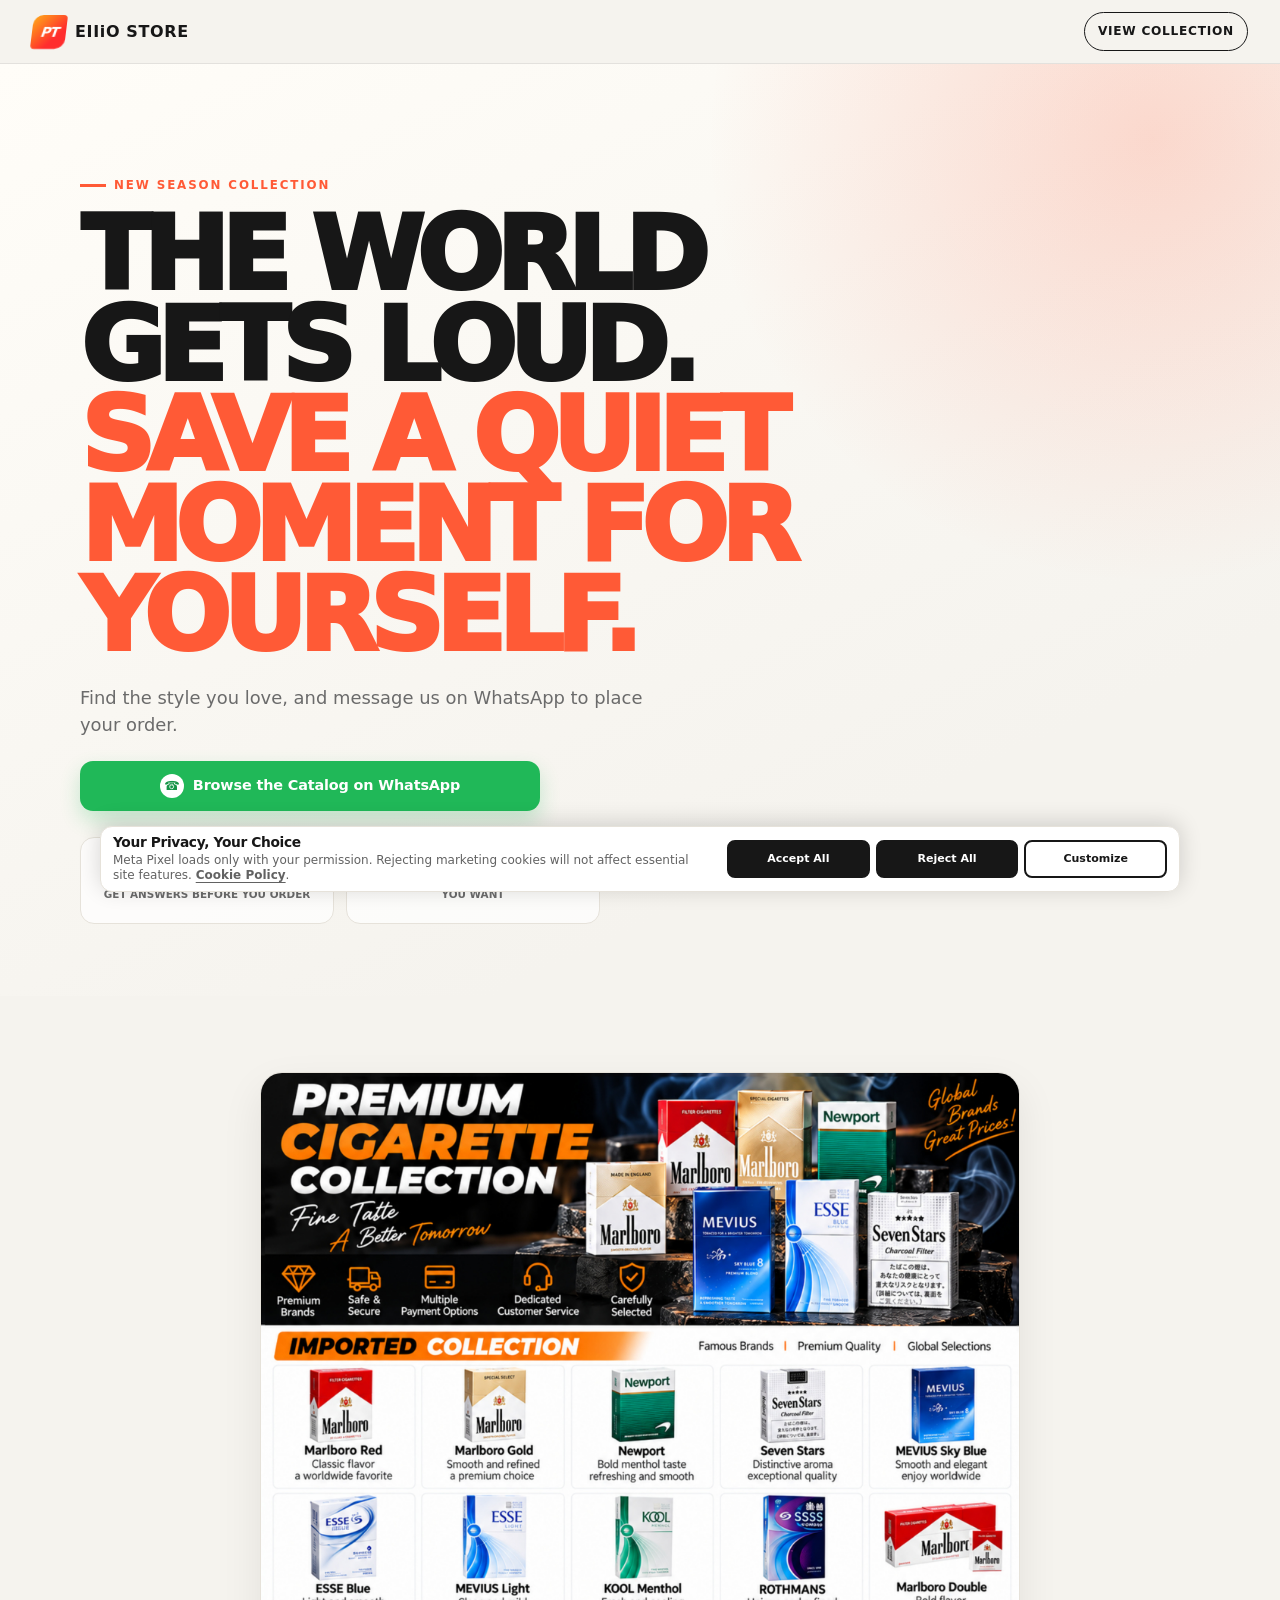
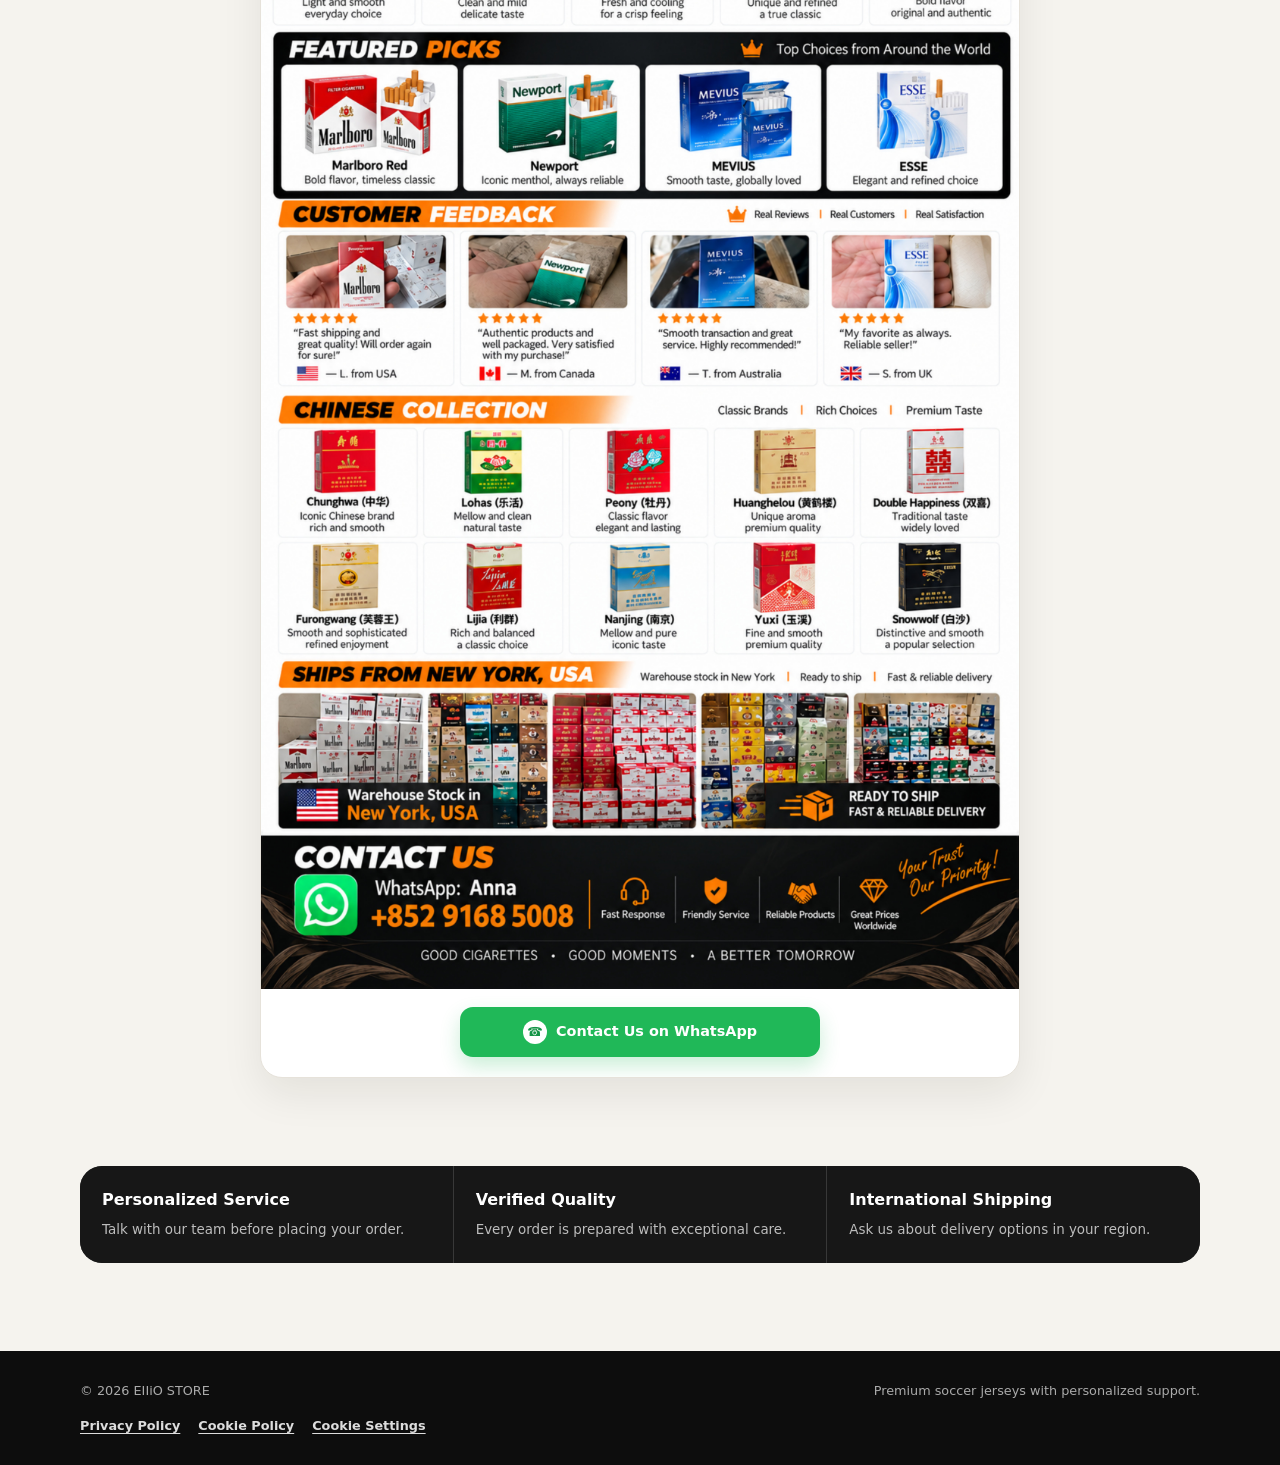
<file: index.html>
<!doctype html>
<html lang="en">
<head>
  <meta charset="utf-8">
  <meta name="viewport" content="width=device-width, initial-scale=1">
  <meta name="description" content="Shop high-quality soccer jerseys in a variety of styles, with personalized name-and-number options. Message us on WhatsApp for product details.">
  <meta name="theme-color" content="#171717">
  <meta property="og:title" content="EIIiO STORE | Soccer Jerseys">
  <meta property="og:description" content="Shop high-quality soccer jerseys and personalized name-and-number options. Message us on WhatsApp for details.">
  <title>EIIiO STORE | Soccer Jerseys</title>
  <link rel="stylesheet" href="cookie-consent.css">
  <style>
    :root {
      --ink: #171717;
      --muted: #6b6b6b;
      --paper: #f5f3ee;
      --card: #ffffff;
      --accent: #ff5a36;
      --whatsapp: #20b858;
      --whatsapp-dark: #159447;
      --line: #e6e2da;
      --shadow: 0 16px 40px rgba(30, 24, 18, 0.08);
    }

    * { box-sizing: border-box; }

    html { scroll-behavior: smooth; }

    body {
      margin: 0;
      overflow-x: hidden;
      background: var(--paper);
      color: var(--ink);
      font-family: Inter, ui-sans-serif, system-ui, -apple-system, BlinkMacSystemFont, "Segoe UI", sans-serif;
      line-height: 1.5;
      -webkit-font-smoothing: antialiased;
    }

    img {
      display: block;
      width: 100%;
      height: auto;
    }

    a { color: inherit; }

    .site-header {
      position: sticky;
      top: 0;
      z-index: 20;
      display: flex;
      align-items: center;
      justify-content: space-between;
      min-height: 64px;
      padding: 0 18px;
      background: rgba(245, 243, 238, 0.94);
      border-bottom: 1px solid rgba(23, 23, 23, 0.08);
      backdrop-filter: blur(12px);
    }

    .brand {
      display: inline-flex;
      align-items: center;
      gap: 9px;
      color: var(--ink);
      font-size: 1rem;
      font-weight: 900;
      letter-spacing: 0.04em;
      text-decoration: none;
    }

    .brand-mark {
      display: grid;
      width: 34px;
      height: 34px;
      place-items: center;
      color: #fff;
      background: linear-gradient(135deg, #ffac18, #ff2d2d 68%);
      border-radius: 10px 4px 10px 4px;
      font-size: 0.85rem;
      font-style: italic;
      letter-spacing: -0.06em;
      transform: skew(-7deg);
    }

    .header-link {
      padding: 9px 13px;
      border: 1px solid var(--ink);
      border-radius: 999px;
      font-size: 0.76rem;
      font-weight: 800;
      letter-spacing: 0.06em;
      text-decoration: none;
      text-transform: uppercase;
    }

    .hero {
      overflow: hidden;
      padding: 28px 20px 42px;
      background:
        radial-gradient(circle at 90% 8%, rgba(255, 90, 54, 0.2), transparent 31%),
        linear-gradient(155deg, #fffdf8 0%, #f5f3ee 76%);
    }

    .hero-inner,
    .catalog,
    .benefits,
    .footer-inner {
      width: min(100%, 1120px);
      margin-inline: auto;
    }

    .eyebrow {
      display: inline-flex;
      align-items: center;
      gap: 8px;
      margin: 0 0 16px;
      color: var(--accent);
      font-size: 0.74rem;
      font-weight: 900;
      letter-spacing: 0.16em;
      text-transform: uppercase;
    }

    .eyebrow::before {
      width: 26px;
      height: 3px;
      background: currentColor;
      content: "";
    }

    h1 {
      max-width: 760px;
      margin: 0;
      font-size: clamp(2.75rem, 13vw, 6.4rem);
      font-weight: 950;
      letter-spacing: -0.075em;
      line-height: 0.88;
      text-transform: uppercase;
    }

    h1 span { color: var(--accent); }

    .hero-copy {
      max-width: 580px;
      margin: 16px 0 0;
      color: var(--muted);
      font-size: 1rem;
    }

    .hero-cta {
      max-width: 460px;
      min-height: 56px;
      margin-top: 16px;
      font-size: 1rem;
      letter-spacing: -0.01em;
      box-shadow: 0 12px 28px rgba(32, 184, 88, 0.3);
    }

    .hero-stats {
      display: grid;
      grid-template-columns: repeat(2, 1fr);
      gap: 8px;
      margin-top: 26px;
    }

    .stat {
      padding: 14px 8px;
      background: rgba(255, 255, 255, 0.72);
      border: 1px solid var(--line);
      border-radius: 14px;
      text-align: center;
    }

    .stat strong {
      display: block;
      font-size: 0.94rem;
      font-weight: 900;
    }

    .stat span {
      color: var(--muted);
      font-size: 0.65rem;
      font-weight: 700;
      text-transform: uppercase;
    }

    .catalog { padding: 54px 16px 62px; }

    .section-heading {
      margin-bottom: 24px;
      padding-inline: 4px;
    }

    .section-heading h2 {
      margin: 0 0 8px;
      font-size: clamp(1.85rem, 8vw, 3.2rem);
      letter-spacing: -0.045em;
      line-height: 1;
    }

    .section-heading p {
      margin: 0;
      color: var(--muted);
      font-size: 0.94rem;
    }

    .product-grid {
      display: grid;
      gap: 18px;
      width: 100%;
      max-width: 760px;
      margin-inline: auto;
    }

    .product-card {
      overflow: hidden;
      background: var(--card);
      border: 1px solid var(--line);
      border-radius: 22px;
      box-shadow: var(--shadow);
    }

    .product-image-wrap {
      overflow: hidden;
      background: #eee;
    }

    .product-card img {
      transition: transform 0.45s ease;
    }

    .product-card:hover img { transform: scale(1.012); }

    .product-contact {
      padding: 18px 16px 20px;
    }

    .product-contact .whatsapp-button {
      max-width: 360px;
      margin-inline: auto;
    }

    .whatsapp-button {
      display: flex;
      align-items: center;
      justify-content: center;
      gap: 9px;
      width: 100%;
      min-height: 50px;
      padding: 12px 16px;
      color: #fff;
      background: var(--whatsapp);
      border-radius: 13px;
      box-shadow: 0 9px 20px rgba(32, 184, 88, 0.24);
      font-size: 0.9rem;
      font-weight: 850;
      text-decoration: none;
      transition: background 0.2s ease, transform 0.2s ease, box-shadow 0.2s ease;
    }

    .whatsapp-button[href*="wa.me"],
    .whatsapp-button[href*="api.whatsapp.com"],
    .whatsapp-button[href*="85291685008"] {
      animation: whatsapp-gentle-shake 4s ease-in-out infinite;
      transform-origin: center;
      will-change: transform, box-shadow;
    }

    @keyframes whatsapp-gentle-shake {
      0%, 85%, 100% {
        box-shadow: 0 9px 20px rgba(32, 184, 88, 0.24);
        transform: translateX(0) scale(1);
      }
      87% {
        box-shadow: 0 11px 24px rgba(32, 184, 88, 0.34);
        transform: translateX(-2px) scale(1.012);
      }
      89.5% {
        box-shadow: 0 12px 26px rgba(32, 184, 88, 0.38);
        transform: translateX(2px) scale(1.016);
      }
      92% {
        box-shadow: 0 12px 26px rgba(32, 184, 88, 0.38);
        transform: translateX(-2px) scale(1.016);
      }
      94.5% {
        box-shadow: 0 11px 24px rgba(32, 184, 88, 0.34);
        transform: translateX(2px) scale(1.012);
      }
      97% {
        box-shadow: 0 10px 22px rgba(32, 184, 88, 0.3);
        transform: translateX(-1px) scale(1.006);
      }
    }

    .whatsapp-button::before {
      display: grid;
      width: 24px;
      height: 24px;
      place-items: center;
      background: #fff;
      border-radius: 50%;
      color: var(--whatsapp-dark);
      content: "☎";
      font-size: 0.78rem;
    }

    .whatsapp-button:hover,
    .whatsapp-button:focus-visible {
      animation: none;
      background: var(--whatsapp-dark);
      box-shadow: 0 10px 24px rgba(21, 148, 71, 0.32);
      transform: translateY(-2px);
    }

    .whatsapp-button:focus-visible,
    .header-link:focus-visible,
    .brand:focus-visible {
      outline: 3px solid rgba(255, 90, 54, 0.4);
      outline-offset: 3px;
    }

    .benefits-section {
      padding: 0 16px 64px;
    }

    .benefits {
      display: grid;
      gap: 1px;
      overflow: hidden;
      background: #383838;
      border-radius: 22px;
    }

    .benefit {
      padding: 22px;
      color: #fff;
      background: var(--ink);
    }

    .benefit strong {
      display: block;
      margin-bottom: 5px;
      font-size: 1rem;
    }

    .benefit span {
      color: #bdbdbd;
      font-size: 0.84rem;
    }

    footer {
      padding: 30px 20px;
      color: #aaa;
      background: #0d0d0d;
      font-size: 0.8rem;
    }

    .footer-inner {
      display: flex;
      flex-wrap: wrap;
      justify-content: space-between;
      gap: 8px 20px;
    }

    .footer-links {
      display: flex;
      flex-basis: 100%;
      flex-wrap: wrap;
      gap: 8px 18px;
      margin-top: 8px;
    }

    .footer-links a {
      color: #ddd;
      font-weight: 700;
      text-decoration-thickness: 1px;
      text-underline-offset: 3px;
    }

    .footer-links a:hover,
    .footer-links a:focus-visible {
      color: #fff;
      outline: 2px solid rgba(255, 90, 54, 0.6);
      outline-offset: 3px;
    }

    @media (min-width: 700px) {
      .site-header { padding-inline: 32px; }
      .hero { padding: 88px 32px 72px; }
      .hero-copy { margin-top: 24px; font-size: 1.12rem; }
      .hero-cta { margin-top: 22px; }
      .hero-stats { max-width: 520px; gap: 12px; }
      .stat { padding: 18px 12px; }
      .stat strong { font-size: 1.05rem; }
      .catalog { padding: 76px 32px 88px; }
      .product-grid { grid-template-columns: minmax(0, 1fr); gap: 24px; align-items: start; }
      .benefits-section { padding: 0 32px 88px; }
      .benefits { grid-template-columns: repeat(3, 1fr); }
    }

    @media (min-width: 1040px) {
      .hero { padding-top: 106px; }
      .product-grid { gap: 30px; }
    }

    @media (prefers-reduced-motion: reduce) {
      html { scroll-behavior: auto; }
      *, *::before, *::after { transition: none !important; }
      .whatsapp-button { animation: none !important; }
    }
  </style>
  <!-- Meta Pixel Code -->
  <script>
    window.loadMetaPixelBase = function () {
      if (window.__metaPixelBaseLoaded) return;
      window.__metaPixelBaseLoaded = true;

      !function(f,b,e,v,n,t,s)
      {if(f.fbq)return;n=f.fbq=function(){n.callMethod?
      n.callMethod.apply(n,arguments):n.queue.push(arguments)};
      if(!f._fbq)f._fbq=n;n.push=n;n.loaded=!0;n.version='2.0';
      n.queue=[];t=b.createElement(e);t.async=!0;
      t.src=v;s=b.getElementsByTagName(e)[0];
      s.parentNode.insertBefore(t,s)}(window, document,'script',
      'https://connect.facebook.net/en_US/fbevents.js');
      fbq('consent', 'grant');
      fbq('init', '1364547125062669');
      fbq('track', 'PageView');
    };
  </script>
  <!-- End Meta Pixel Code -->
</head>
<body>
  <noscript><img height="1" width="1" style="display:none" src="https://www.facebook.com/tr?id=1364547125062669&amp;ev=PageView&amp;noscript=1" alt=""></noscript>
  <header class="site-header">
    <a class="brand" href="#top" aria-label="EIIiO STORE home">
      <span class="brand-mark">PT</span>
      <span>EIIiO STORE</span>
    </a>
    <a class="header-link" href="#collection">View Collection</a>
  </header>

  <main id="top">
    <section class="hero" aria-labelledby="hero-title">
      <div class="hero-inner">
        <p class="eyebrow">New Season Collection</p>
        <h1 id="hero-title">The world gets loud.<br><span>Save a quiet moment for yourself.</span></h1>
        <p class="hero-copy">Find the style you love, and message us on WhatsApp to place your order.</p>
        <a class="whatsapp-button hero-cta" href="https://wa.me/85291685008?text=Hello!%20I%E2%80%99m%20very%20interested%20in%20your%20products.%20Could%20you%20please%20provide%20me%20with%20more%20detailed%20information%3F" target="_blank" rel="noopener">Browse the Catalog on WhatsApp</a>
        <div class="hero-stats" aria-label="Store services">
          <div class="stat"><strong>Chat With Us</strong><span>Get answers before you order</span></div>
          <div class="stat"><strong>Find the Product</strong><span>You Want</span></div>
        </div>
      </div>
    </section>

    <section class="catalog" id="collection">
      <div class="product-grid">
        <article class="product-card">
          <div class="product-image-wrap">
            <img src="images/product-01.jpg" alt="Premium soccer jersey and EIIiO STORE service information" loading="eager">
          </div>
          <div class="product-contact">
            <a class="whatsapp-button" href="https://wa.me/85291685008?text=Hello!%20I%E2%80%99m%20very%20interested%20in%20your%20products.%20Could%20you%20please%20provide%20me%20with%20more%20detailed%20information%3F" target="_blank" rel="noopener">Contact Us on WhatsApp</a>
          </div>
        </article>
      </div>
    </section>

    <section class="benefits-section" aria-label="Benefits of shopping with us">
      <div class="benefits">
        <div class="benefit"><strong>Personalized Service</strong><span>Talk with our team before placing your order.</span></div>
        <div class="benefit"><strong>Verified Quality</strong><span>Every order is prepared with exceptional care.</span></div>
        <div class="benefit"><strong>International Shipping</strong><span>Ask us about delivery options in your region.</span></div>
      </div>
    </section>
  </main>

  <footer>
    <div class="footer-inner">
      <span>© <span id="year"></span> EIIiO STORE</span>
      <span>Premium soccer jerseys with personalized support.</span>
      <nav class="footer-links" aria-label="Legal and privacy information">
        <a href="privacy.html">Privacy Policy</a>
        <a href="cookies.html">Cookie Policy</a>
        <a href="#configuracion-cookies" data-cookie-settings>Cookie Settings</a>
      </nav>
    </div>
  </footer>

  <script>
    document.getElementById("year").textContent = new Date().getFullYear();
  </script>
  <script src="cookie-consent.js" data-meta-pixel-id="1364547125062669" defer></script>
</body>
</html>
</file>
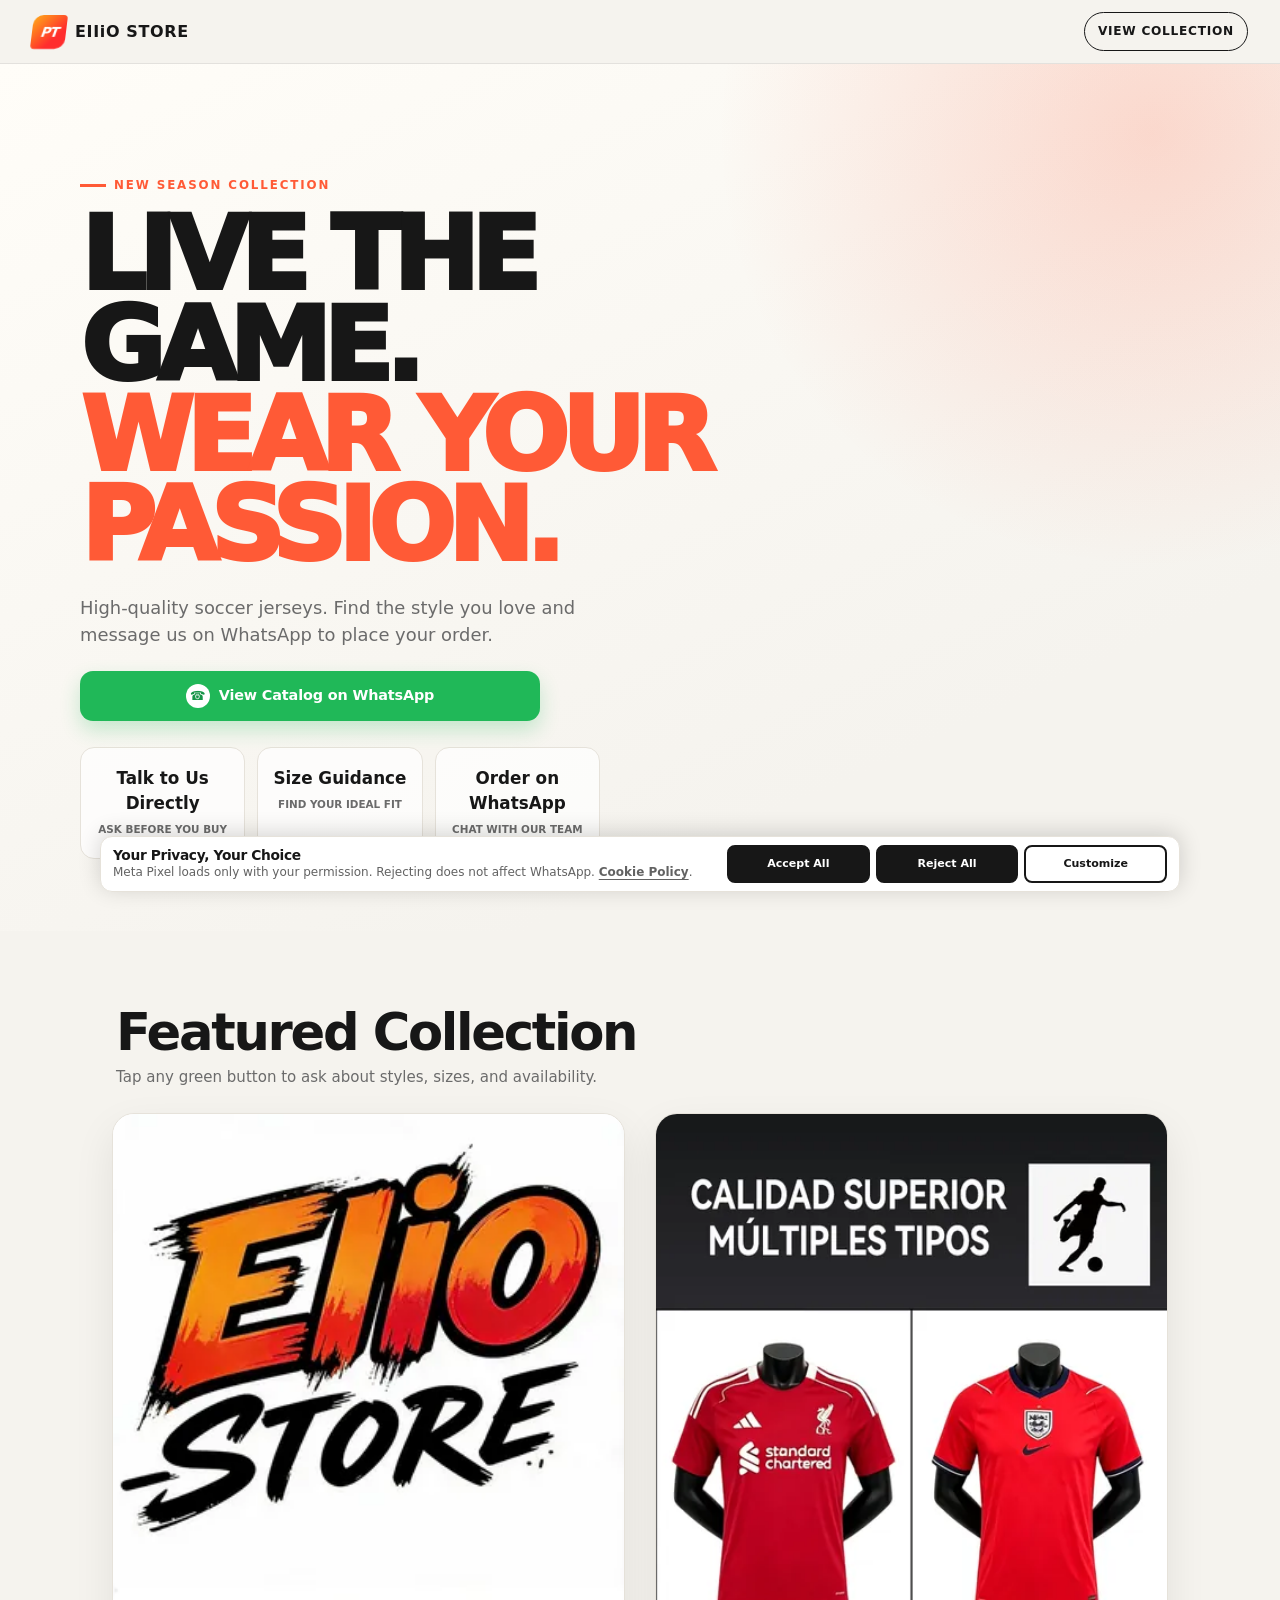
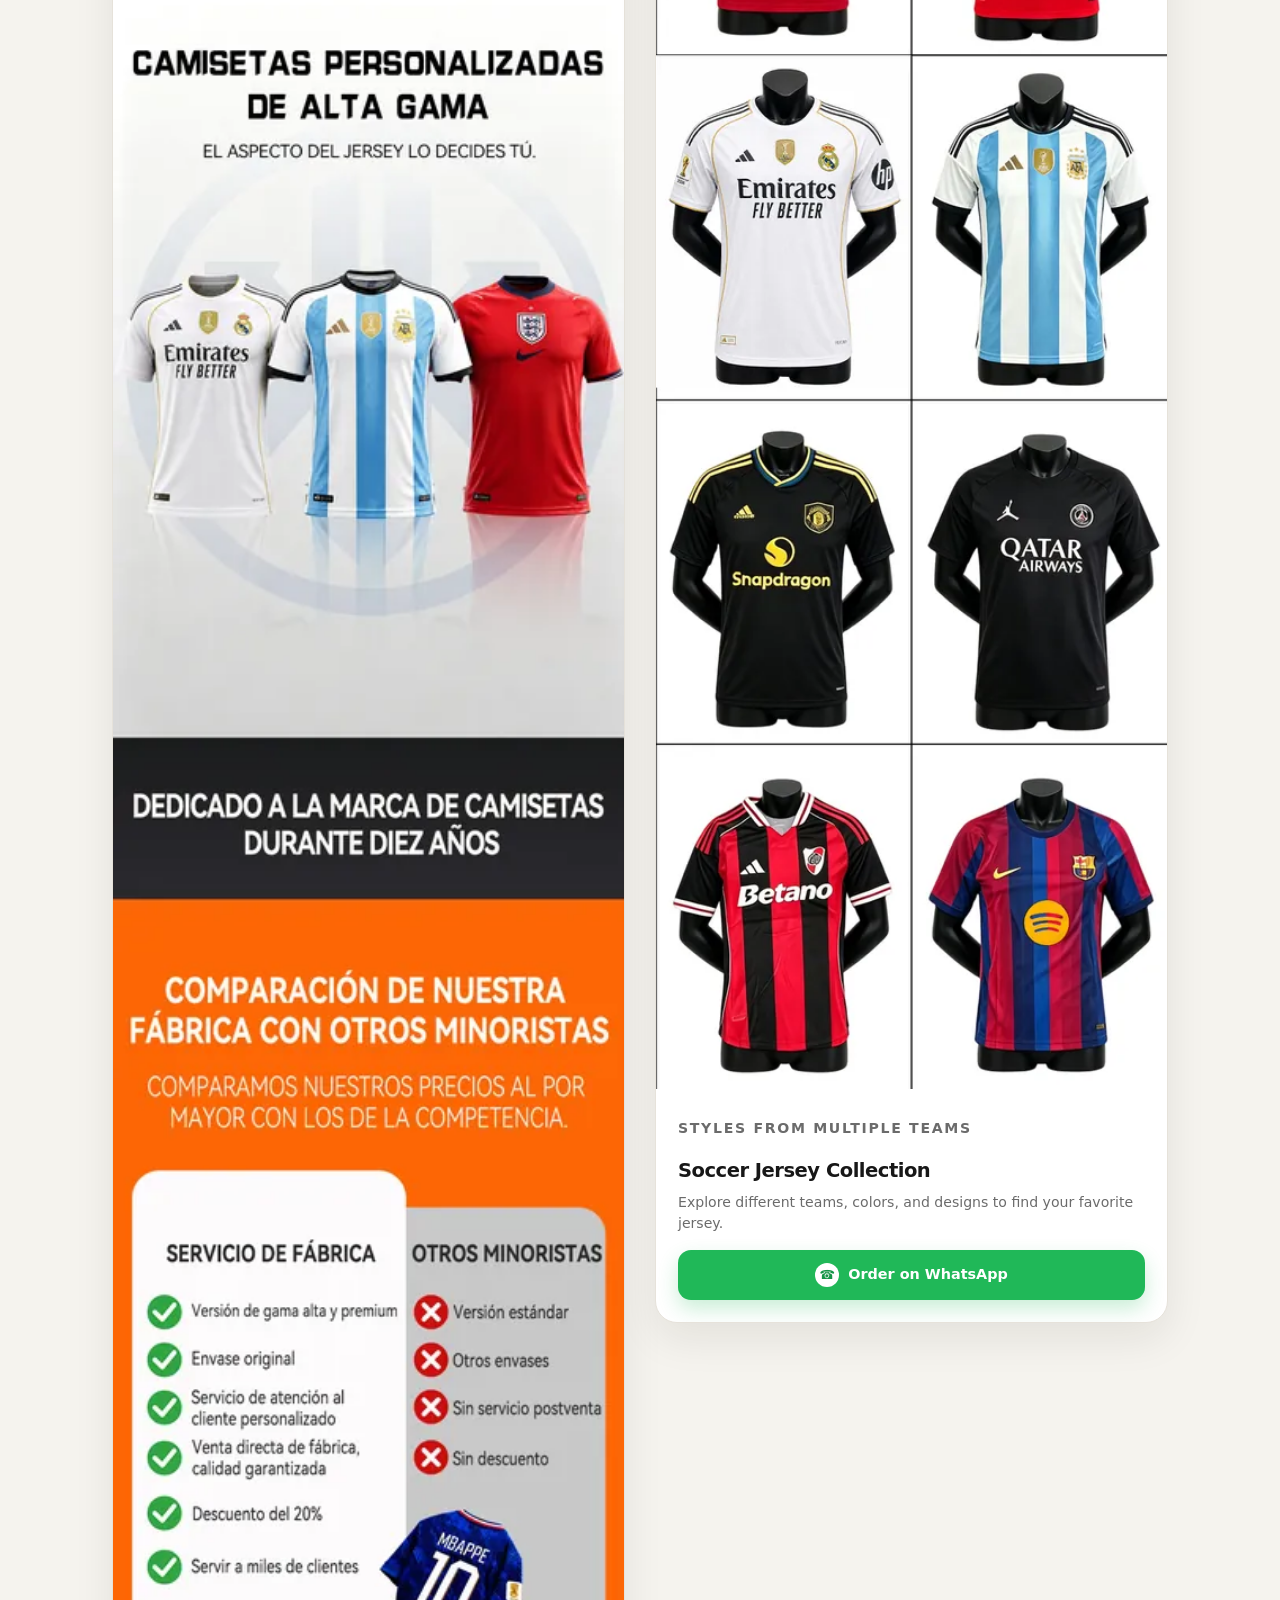
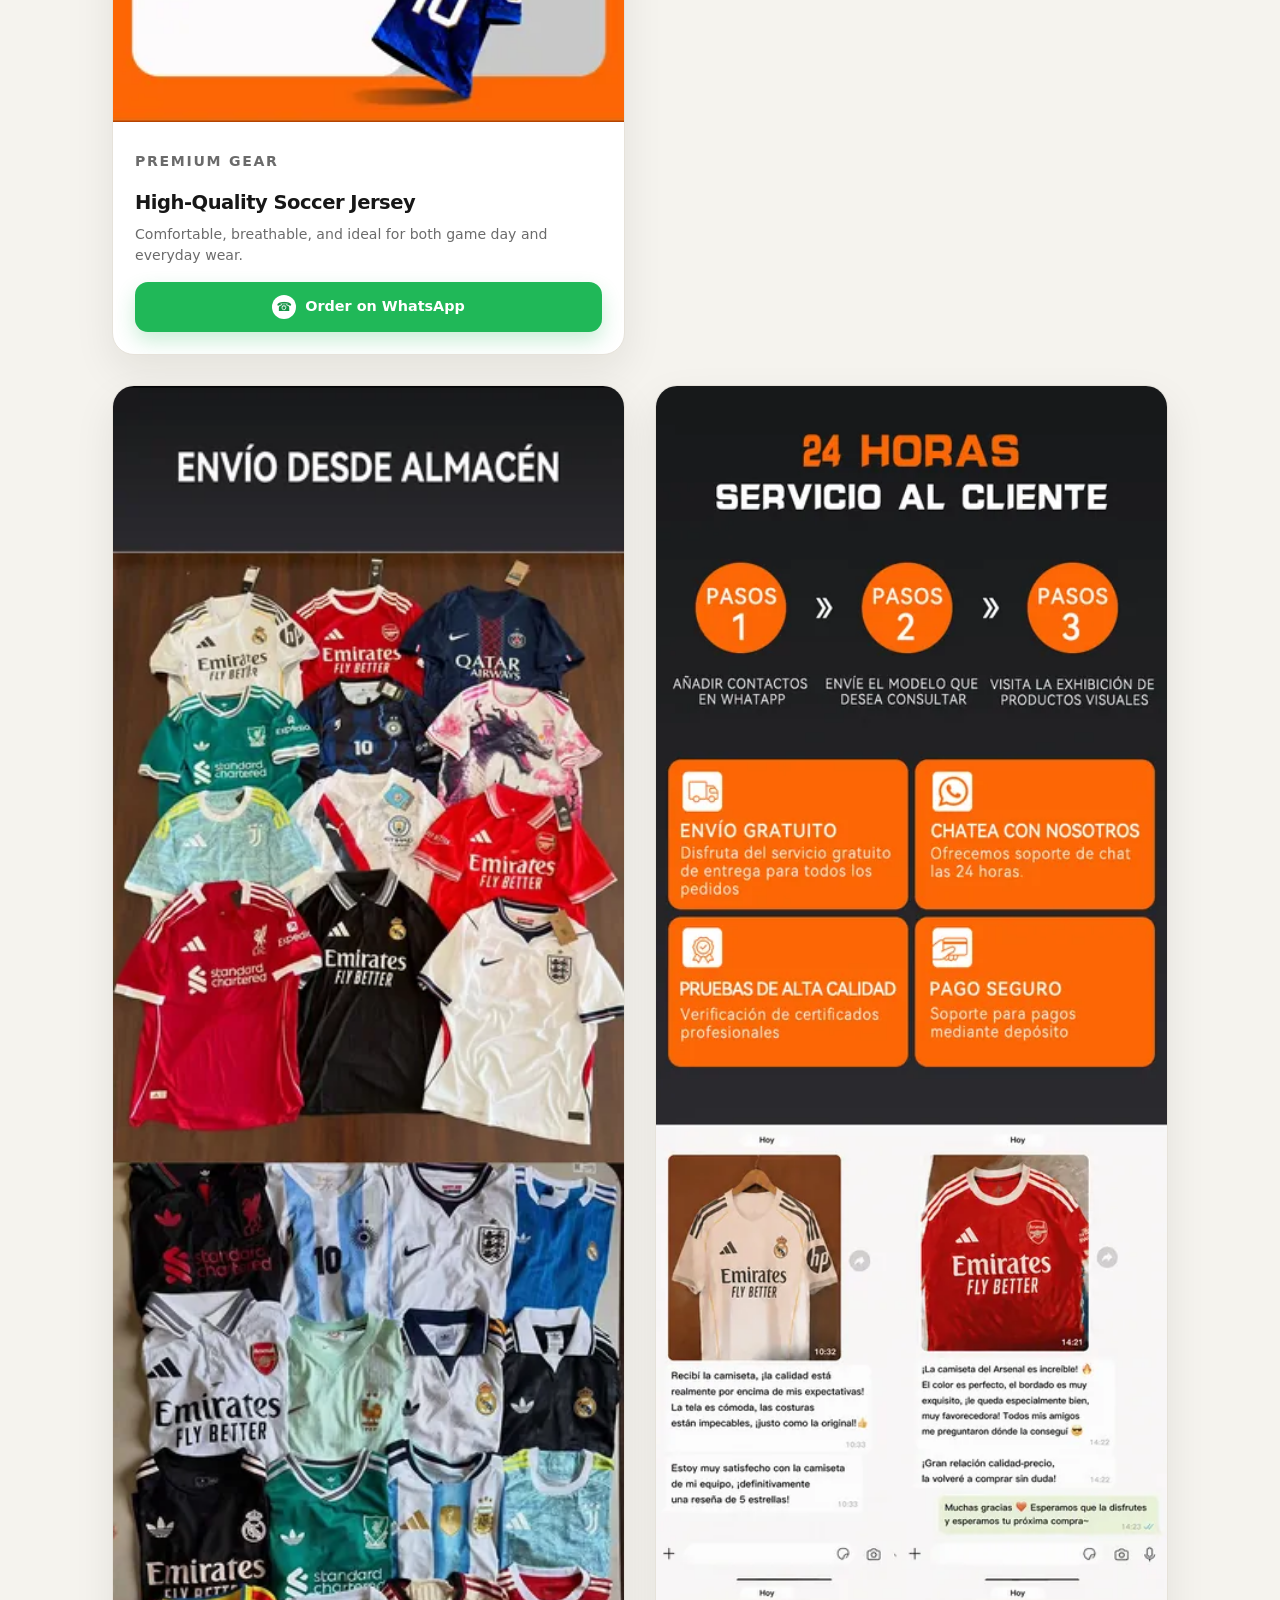
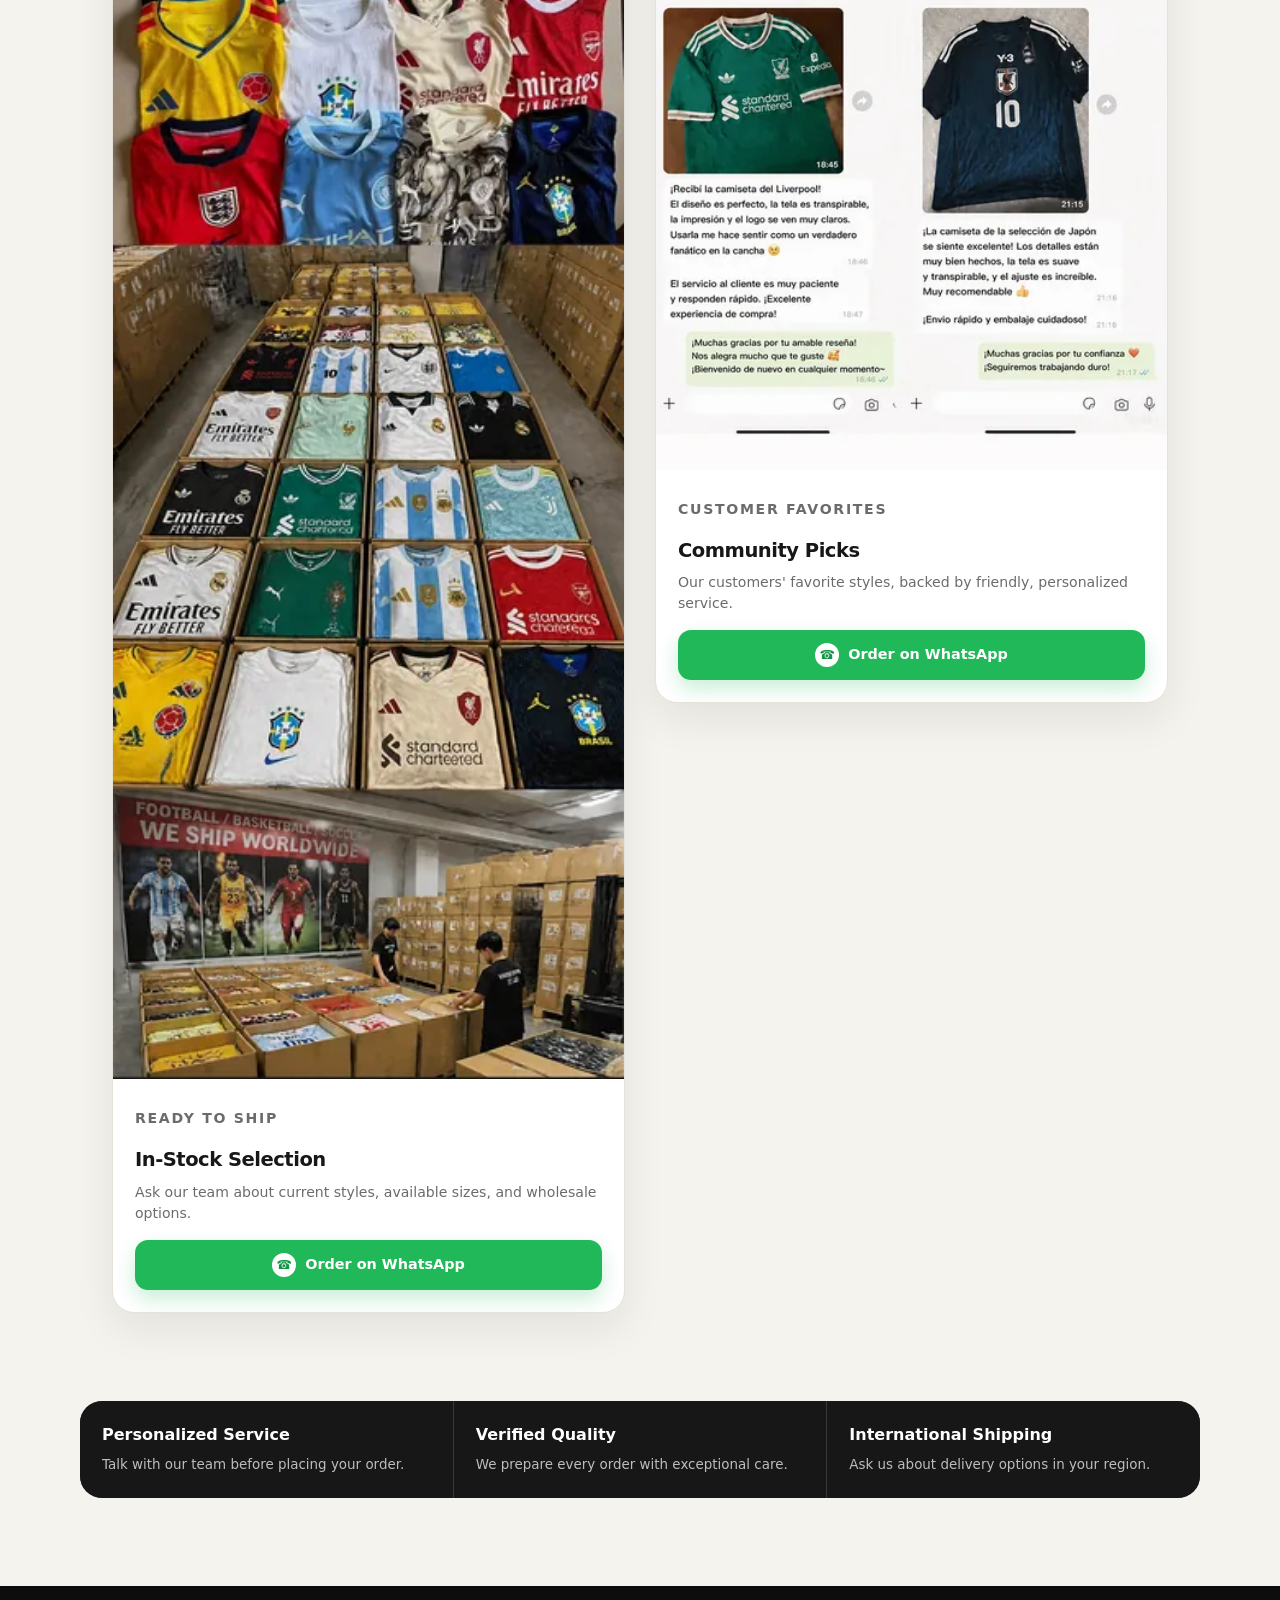
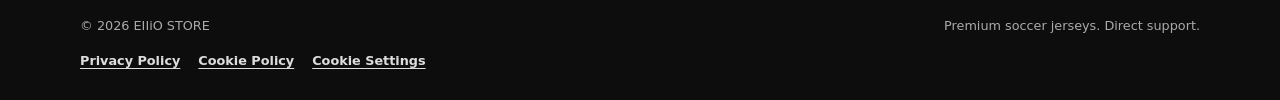
<file: ptstore-page5-main/index.html>
<!doctype html>
<html lang="en">
<head>
  <meta charset="utf-8">
  <meta name="viewport" content="width=device-width, initial-scale=1">
  <meta name="description" content="Explore football-inspired jerseys, multiple styles and personalized name and number options. Contact us on WhatsApp for product details.">
  <meta name="theme-color" content="#171717">
  <meta property="og:title" content="EIIiO STORE | Football Jerseys">
  <meta property="og:description" content="Explore football-inspired jerseys and personalized jersey options. Contact us on WhatsApp for more details.">
  <title>EIIiO STORE | Football Jerseys</title>
  <link rel="stylesheet" href="cookie-consent.css">
  <style>
    :root {
      --ink: #171717;
      --muted: #6b6b6b;
      --paper: #f5f3ee;
      --card: #ffffff;
      --accent: #ff5a36;
      --whatsapp: #20b858;
      --whatsapp-dark: #159447;
      --line: #e6e2da;
      --shadow: 0 16px 40px rgba(30, 24, 18, 0.08);
    }

    * { box-sizing: border-box; }

    html { scroll-behavior: smooth; }

    body {
      margin: 0;
      overflow-x: hidden;
      background: var(--paper);
      color: var(--ink);
      font-family: Inter, ui-sans-serif, system-ui, -apple-system, BlinkMacSystemFont, "Segoe UI", sans-serif;
      line-height: 1.5;
      -webkit-font-smoothing: antialiased;
    }

    img {
      display: block;
      width: 100%;
      height: auto;
    }

    a { color: inherit; }

    .site-header {
      position: sticky;
      top: 0;
      z-index: 20;
      display: flex;
      align-items: center;
      justify-content: space-between;
      min-height: 64px;
      padding: 0 18px;
      background: rgba(245, 243, 238, 0.94);
      border-bottom: 1px solid rgba(23, 23, 23, 0.08);
      backdrop-filter: blur(12px);
    }

    .brand {
      display: inline-flex;
      align-items: center;
      gap: 9px;
      color: var(--ink);
      font-size: 1rem;
      font-weight: 900;
      letter-spacing: 0.04em;
      text-decoration: none;
    }

    .brand-mark {
      display: grid;
      width: 34px;
      height: 34px;
      place-items: center;
      color: #fff;
      background: linear-gradient(135deg, #ffac18, #ff2d2d 68%);
      border-radius: 10px 4px 10px 4px;
      font-size: 0.85rem;
      font-style: italic;
      letter-spacing: -0.06em;
      transform: skew(-7deg);
    }

    .header-link {
      padding: 9px 13px;
      border: 1px solid var(--ink);
      border-radius: 999px;
      font-size: 0.76rem;
      font-weight: 800;
      letter-spacing: 0.06em;
      text-decoration: none;
      text-transform: uppercase;
    }

    .hero {
      overflow: hidden;
      padding: 28px 20px 42px;
      background:
        radial-gradient(circle at 90% 8%, rgba(255, 90, 54, 0.2), transparent 31%),
        linear-gradient(155deg, #fffdf8 0%, #f5f3ee 76%);
    }

    .hero-inner,
    .catalog,
    .benefits,
    .footer-inner {
      width: min(100%, 1120px);
      margin-inline: auto;
    }

    .eyebrow {
      display: inline-flex;
      align-items: center;
      gap: 8px;
      margin: 0 0 16px;
      color: var(--accent);
      font-size: 0.74rem;
      font-weight: 900;
      letter-spacing: 0.16em;
      text-transform: uppercase;
    }

    .eyebrow::before {
      width: 26px;
      height: 3px;
      background: currentColor;
      content: "";
    }

    h1 {
      max-width: 760px;
      margin: 0;
      font-size: clamp(2.75rem, 13vw, 6.4rem);
      font-weight: 950;
      letter-spacing: -0.075em;
      line-height: 0.88;
      text-transform: uppercase;
    }

    h1 span { color: var(--accent); }

    .hero-copy {
      max-width: 580px;
      margin: 16px 0 0;
      color: var(--muted);
      font-size: 1rem;
    }

    .hero-cta {
      max-width: 460px;
      min-height: 56px;
      margin-top: 16px;
      font-size: 1rem;
      letter-spacing: -0.01em;
      box-shadow: 0 12px 28px rgba(32, 184, 88, 0.3);
    }

    .hero-stats {
      display: grid;
      grid-template-columns: repeat(3, 1fr);
      gap: 8px;
      margin-top: 26px;
    }

    .stat {
      padding: 14px 8px;
      background: rgba(255, 255, 255, 0.72);
      border: 1px solid var(--line);
      border-radius: 14px;
      text-align: center;
    }

    .stat strong {
      display: block;
      font-size: 0.94rem;
      font-weight: 900;
    }

    .stat span {
      color: var(--muted);
      font-size: 0.65rem;
      font-weight: 700;
      text-transform: uppercase;
    }

    .catalog { padding: 54px 16px 62px; }

    .section-heading {
      margin-bottom: 24px;
      padding-inline: 4px;
    }

    .section-heading h2 {
      margin: 0 0 8px;
      font-size: clamp(1.85rem, 8vw, 3.2rem);
      letter-spacing: -0.045em;
      line-height: 1;
    }

    .section-heading p {
      margin: 0;
      color: var(--muted);
      font-size: 0.94rem;
    }

    .product-grid {
      display: grid;
      gap: 18px;
    }

    .product-card {
      overflow: hidden;
      background: var(--card);
      border: 1px solid var(--line);
      border-radius: 22px;
      box-shadow: var(--shadow);
    }

    .product-image-wrap {
      overflow: hidden;
      background: #eee;
    }

    .product-card img {
      transition: transform 0.45s ease;
    }

    .product-card:hover img { transform: scale(1.012); }

    .product-info { padding: 18px; }

    .product-kicker {
      margin: 0 0 5px;
      color: var(--accent);
      font-size: 0.7rem;
      font-weight: 900;
      letter-spacing: 0.12em;
      text-transform: uppercase;
    }

    .product-info h3 {
      margin: 0;
      font-size: 1.22rem;
      letter-spacing: -0.025em;
    }

    .product-info p {
      margin: 7px 0 16px;
      color: var(--muted);
      font-size: 0.88rem;
    }

    .whatsapp-button {
      display: flex;
      align-items: center;
      justify-content: center;
      gap: 9px;
      width: 100%;
      min-height: 50px;
      padding: 12px 16px;
      color: #fff;
      background: var(--whatsapp);
      border-radius: 13px;
      box-shadow: 0 9px 20px rgba(32, 184, 88, 0.24);
      font-size: 0.9rem;
      font-weight: 850;
      text-decoration: none;
      transition: background 0.2s ease, transform 0.2s ease, box-shadow 0.2s ease;
    }

    .whatsapp-button[href*="wa.me"],
    .whatsapp-button[href*="api.whatsapp.com"],
    .whatsapp-button[href*="19715072257"] {
      animation: whatsapp-gentle-shake 4s ease-in-out infinite;
      transform-origin: center;
      will-change: transform, box-shadow;
    }

    @keyframes whatsapp-gentle-shake {
      0%, 85%, 100% {
        box-shadow: 0 9px 20px rgba(32, 184, 88, 0.24);
        transform: translateX(0) scale(1);
      }
      87% {
        box-shadow: 0 11px 24px rgba(32, 184, 88, 0.34);
        transform: translateX(-2px) scale(1.012);
      }
      89.5% {
        box-shadow: 0 12px 26px rgba(32, 184, 88, 0.38);
        transform: translateX(2px) scale(1.016);
      }
      92% {
        box-shadow: 0 12px 26px rgba(32, 184, 88, 0.38);
        transform: translateX(-2px) scale(1.016);
      }
      94.5% {
        box-shadow: 0 11px 24px rgba(32, 184, 88, 0.34);
        transform: translateX(2px) scale(1.012);
      }
      97% {
        box-shadow: 0 10px 22px rgba(32, 184, 88, 0.3);
        transform: translateX(-1px) scale(1.006);
      }
    }

    .whatsapp-button::before {
      display: grid;
      width: 24px;
      height: 24px;
      place-items: center;
      background: #fff;
      border-radius: 50%;
      color: var(--whatsapp-dark);
      content: "☎";
      font-size: 0.78rem;
    }

    .whatsapp-button:hover,
    .whatsapp-button:focus-visible {
      animation: none;
      background: var(--whatsapp-dark);
      box-shadow: 0 10px 24px rgba(21, 148, 71, 0.32);
      transform: translateY(-2px);
    }

    .whatsapp-button:focus-visible,
    .header-link:focus-visible,
    .brand:focus-visible {
      outline: 3px solid rgba(255, 90, 54, 0.4);
      outline-offset: 3px;
    }

    .benefits-section {
      padding: 0 16px 64px;
    }

    .benefits {
      display: grid;
      gap: 1px;
      overflow: hidden;
      background: #383838;
      border-radius: 22px;
    }

    .benefit {
      padding: 22px;
      color: #fff;
      background: var(--ink);
    }

    .benefit strong {
      display: block;
      margin-bottom: 5px;
      font-size: 1rem;
    }

    .benefit span {
      color: #bdbdbd;
      font-size: 0.84rem;
    }

    footer {
      padding: 30px 20px;
      color: #aaa;
      background: #0d0d0d;
      font-size: 0.8rem;
    }

    .footer-inner {
      display: flex;
      flex-wrap: wrap;
      justify-content: space-between;
      gap: 8px 20px;
    }

    .footer-links {
      display: flex;
      flex-basis: 100%;
      flex-wrap: wrap;
      gap: 8px 18px;
      margin-top: 8px;
    }

    .footer-links a {
      color: #ddd;
      font-weight: 700;
      text-decoration-thickness: 1px;
      text-underline-offset: 3px;
    }

    .footer-links a:hover,
    .footer-links a:focus-visible {
      color: #fff;
      outline: 2px solid rgba(255, 90, 54, 0.6);
      outline-offset: 3px;
    }

    @media (min-width: 700px) {
      .site-header { padding-inline: 32px; }
      .hero { padding: 88px 32px 72px; }
      .hero-copy { margin-top: 24px; font-size: 1.12rem; }
      .hero-cta { margin-top: 22px; }
      .hero-stats { max-width: 520px; gap: 12px; }
      .stat { padding: 18px 12px; }
      .stat strong { font-size: 1.05rem; }
      .catalog { padding: 76px 32px 88px; }
      .product-grid { grid-template-columns: repeat(2, minmax(0, 1fr)); gap: 24px; align-items: start; }
      .product-info { padding: 22px; }
      .benefits-section { padding: 0 32px 88px; }
      .benefits { grid-template-columns: repeat(3, 1fr); }
    }

    @media (min-width: 1040px) {
      .hero { padding-top: 106px; }
      .product-grid { gap: 30px; }
    }

    @media (prefers-reduced-motion: reduce) {
      html { scroll-behavior: auto; }
      *, *::before, *::after { transition: none !important; }
      .whatsapp-button { animation: none !important; }
    }
  </style>
</head>
<body>
  <header class="site-header">
    <a class="brand" href="#top" aria-label="EIIiO STORE home">
      <span class="brand-mark">PT</span>
      <span>EIIiO STORE</span>
    </a>
    <a class="header-link" href="#collection">View Collection</a>
  </header>

  <main id="top">
    <section class="hero" aria-labelledby="hero-title">
      <div class="hero-inner">
        <p class="eyebrow">New Season Collection</p>
        <h1 id="hero-title">Live the Game.<br><span>Wear Your Passion.</span></h1>
        <p class="hero-copy">High-quality soccer jerseys. Find the style you love and message us on WhatsApp to place your order.</p>
        <a class="whatsapp-button hero-cta" href="https://wa.me/19715072257?text=Hi!%20%F0%9F%91%8B%20I'm%20interested%20in%20your%20football%20jerseys.%20Could%20you%20please%20send%20me%20more%20details%3F%20%E2%9A%BD" target="_blank" rel="noopener">View Catalog on WhatsApp</a>
        <div class="hero-stats" aria-label="Store services">
          <div class="stat"><strong>Talk to Us Directly</strong><span>Ask before you buy</span></div>
          <div class="stat"><strong>Size Guidance</strong><span>Find your ideal fit</span></div>
          <div class="stat"><strong>Order on WhatsApp</strong><span>Chat with our team</span></div>
        </div>
      </div>
    </section>

    <section class="catalog" id="collection" aria-labelledby="collection-title">
      <div class="section-heading">
        <h2 id="collection-title">Featured Collection</h2>
        <p>Tap any green button to ask about styles, sizes, and availability.</p>
      </div>

      <div class="product-grid">
        <article class="product-card">
          <div class="product-image-wrap">
            <img src="images/product-01.webp" alt="Premium soccer jersey and EIIiO STORE service information" loading="eager">
          </div>
          <div class="product-info">
            <p class="product-kicker">Premium Gear</p>
            <h3>High-Quality Soccer Jersey</h3>
            <p>Comfortable, breathable, and ideal for both game day and everyday wear.</p>
            <a class="whatsapp-button" href="https://wa.me/19715072257?text=Hi!%20%F0%9F%91%8B%20I'm%20interested%20in%20your%20football%20jerseys.%20Could%20you%20please%20send%20me%20more%20details%3F%20%E2%9A%BD" data-product="Product 01" target="_blank" rel="noopener">Order on WhatsApp</a>
          </div>
        </article>

        <article class="product-card">
          <div class="product-image-wrap">
            <img src="images/product-02.webp" alt="Assorted soccer jerseys in different colors with close-up construction details" loading="lazy">
          </div>
          <div class="product-info">
            <p class="product-kicker">Styles from Multiple Teams</p>
            <h3>Soccer Jersey Collection</h3>
            <p>Explore different teams, colors, and designs to find your favorite jersey.</p>
            <a class="whatsapp-button" href="https://wa.me/19715072257?text=Hi!%20%F0%9F%91%8B%20I'm%20interested%20in%20your%20football%20jerseys.%20Could%20you%20please%20send%20me%20more%20details%3F%20%E2%9A%BD" data-product="Product 02" target="_blank" rel="noopener">Order on WhatsApp</a>
          </div>
        </article>

        <article class="product-card">
          <div class="product-image-wrap">
            <img src="images/product-03.webp" alt="Large shipment of soccer jerseys packed and ready to leave the warehouse" loading="lazy">
          </div>
          <div class="product-info">
            <p class="product-kicker">Ready to Ship</p>
            <h3>In-Stock Selection</h3>
            <p>Ask our team about current styles, available sizes, and wholesale options.</p>
            <a class="whatsapp-button" href="https://wa.me/19715072257?text=Hi!%20%F0%9F%91%8B%20I'm%20interested%20in%20your%20football%20jerseys.%20Could%20you%20please%20send%20me%20more%20details%3F%20%E2%9A%BD" data-product="Product 03" target="_blank" rel="noopener">Order on WhatsApp</a>
          </div>
        </article>

        <article class="product-card">
          <div class="product-image-wrap">
            <img src="images/product-04.webp" alt="Customer service steps and feedback about soccer jerseys" loading="lazy">
          </div>
          <div class="product-info">
            <p class="product-kicker">Customer Favorites</p>
            <h3>Community Picks</h3>
            <p>Our customers' favorite styles, backed by friendly, personalized service.</p>
            <a class="whatsapp-button" href="https://wa.me/19715072257?text=Hi!%20%F0%9F%91%8B%20I'm%20interested%20in%20your%20football%20jerseys.%20Could%20you%20please%20send%20me%20more%20details%3F%20%E2%9A%BD" data-product="Product 04" target="_blank" rel="noopener">Order on WhatsApp</a>
          </div>
        </article>
      </div>
    </section>

    <section class="benefits-section" aria-label="Benefits of shopping with us">
      <div class="benefits">
        <div class="benefit"><strong>Personalized Service</strong><span>Talk with our team before placing your order.</span></div>
        <div class="benefit"><strong>Verified Quality</strong><span>We prepare every order with exceptional care.</span></div>
        <div class="benefit"><strong>International Shipping</strong><span>Ask us about delivery options in your region.</span></div>
      </div>
    </section>
  </main>

  <footer>
    <div class="footer-inner">
      <span>© <span id="year"></span> EIIiO STORE</span>
      <span>Premium soccer jerseys. Direct support.</span>
      <nav class="footer-links" aria-label="Legal and privacy information">
        <a href="privacy.html">Privacy Policy</a>
        <a href="cookies.html">Cookie Policy</a>
        <a href="#configuracion-cookies" data-cookie-settings>Cookie Settings</a>
      </nav>
    </div>
  </footer>

  <script>
    document.getElementById("year").textContent = new Date().getFullYear();

    document.querySelectorAll("[data-product]").forEach(function (button) {
      var product = button.getAttribute("data-product");
      var message = "Hi! 👋 I'm interested in your football jerseys. Could you please send me more details? ⚽";
      button.href = "https://wa.me/19715072257?text=" + encodeURIComponent(message);
    });
  </script>
  <script src="cookie-consent.js" data-meta-pixel-id="1118450853846312" defer></script>
</body>
</html>
</file>
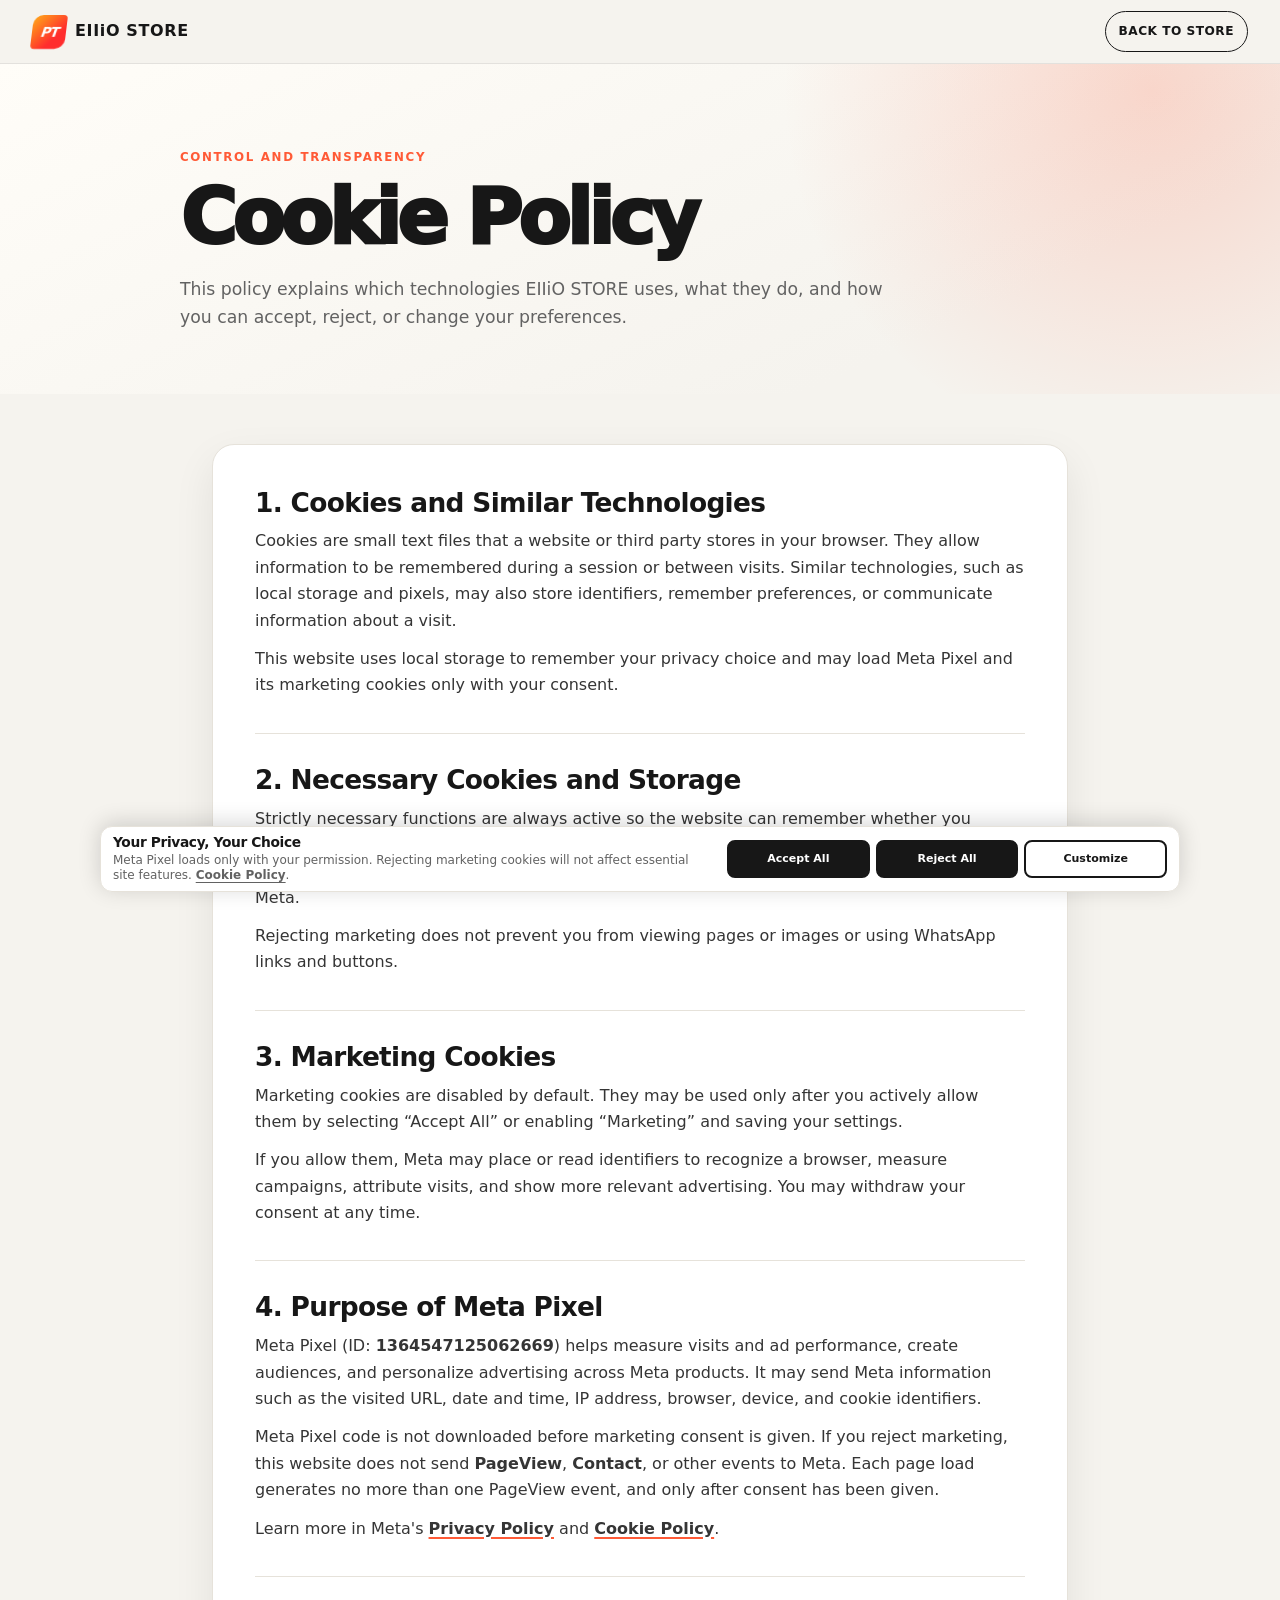
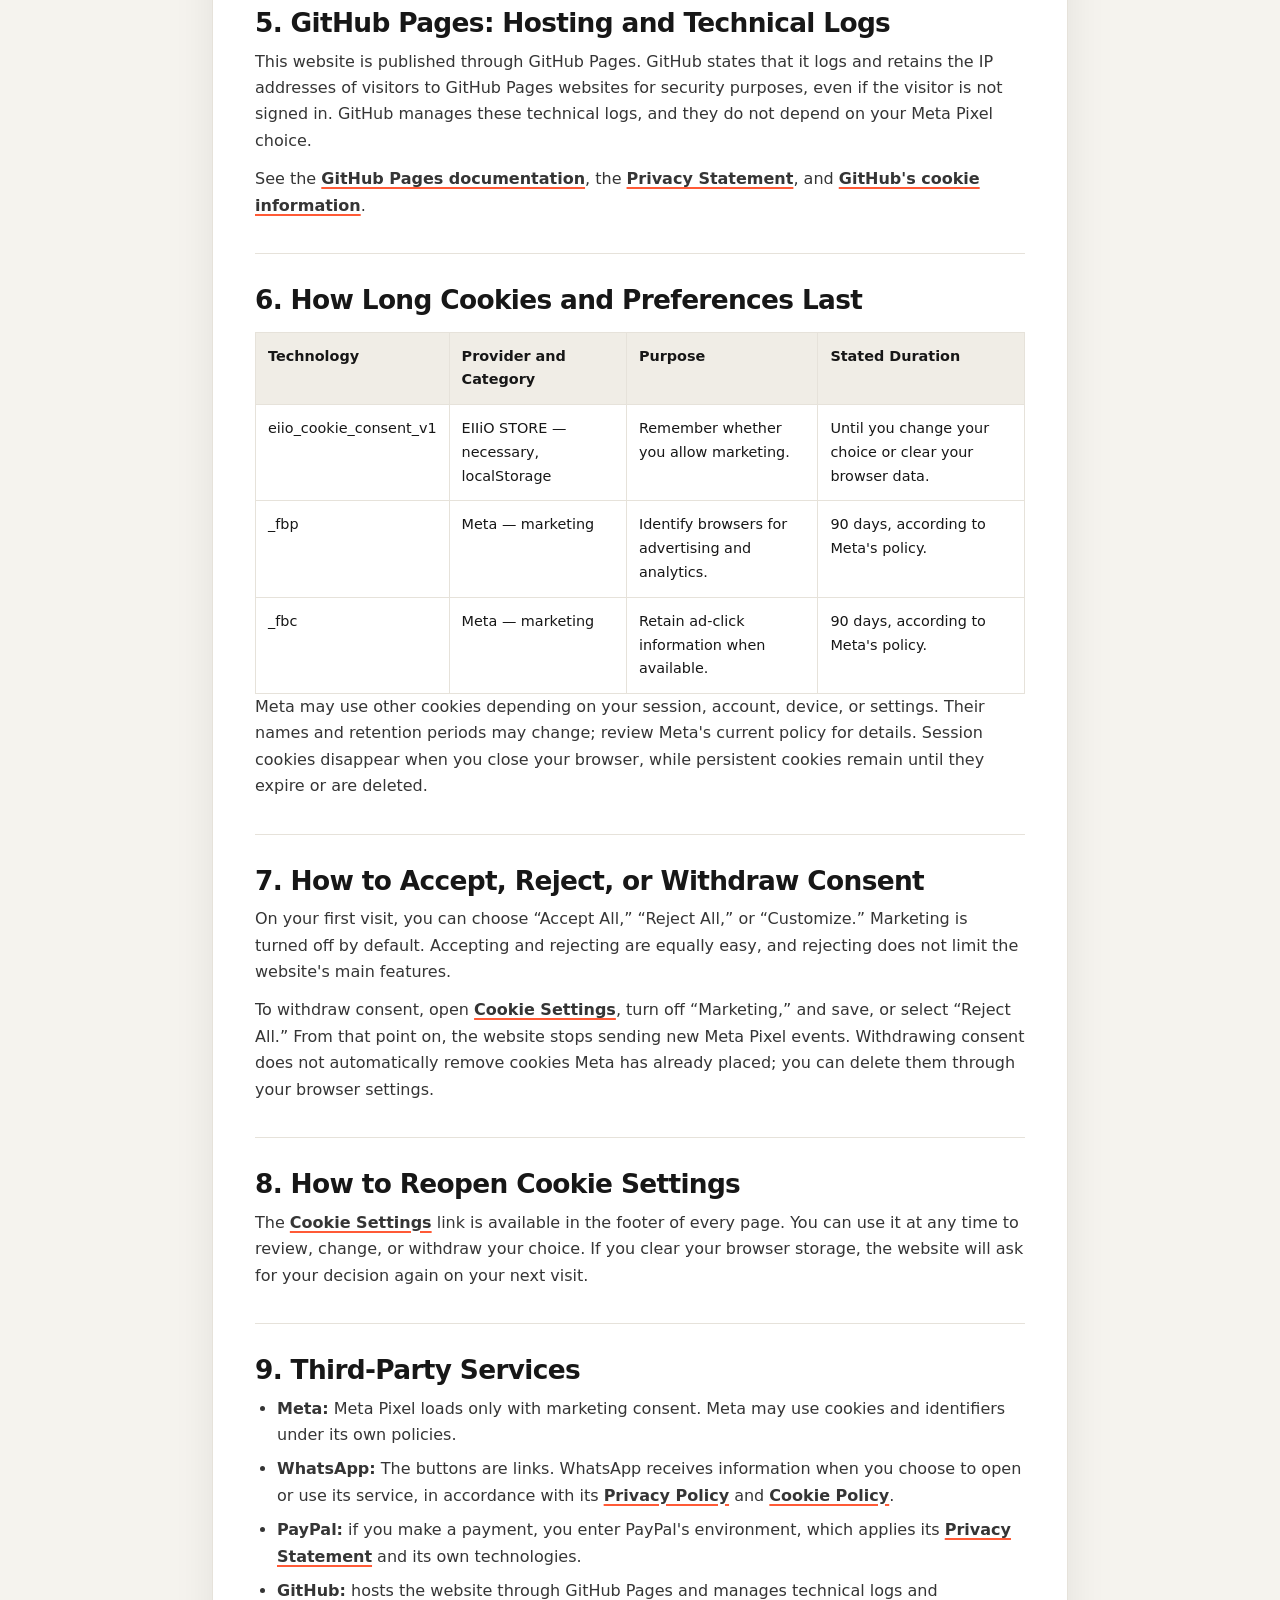
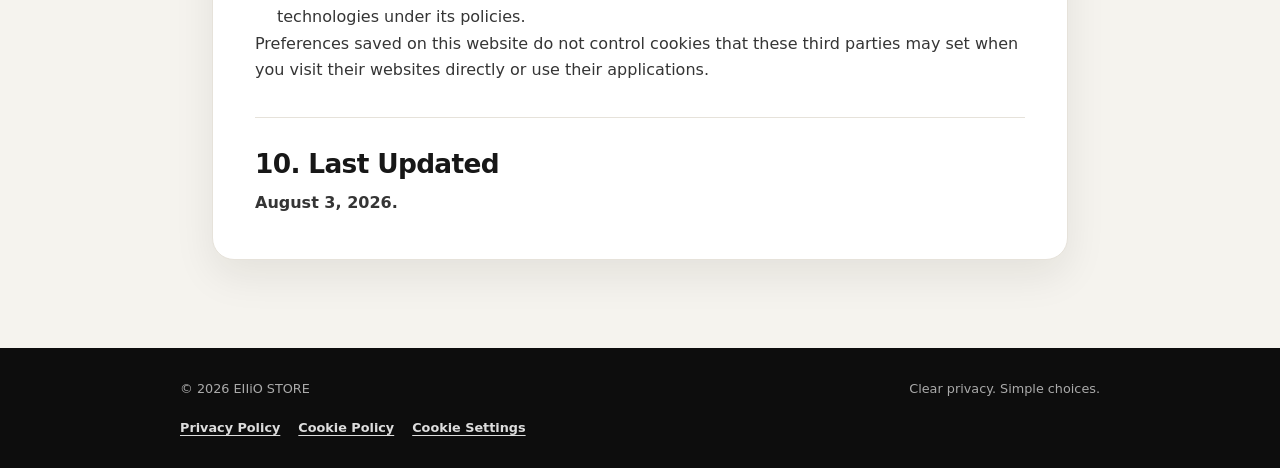
<file: cookies.html>
<!doctype html>
<html lang="en">
<head>
  <meta charset="utf-8">
  <meta name="viewport" content="width=device-width, initial-scale=1">
  <meta name="description" content="Learn how EIIiO STORE uses local storage, cookies, and Meta Pixel, and how to manage your privacy preferences.">
  <meta name="theme-color" content="#171717">
  <meta property="og:title" content="EIIiO STORE | Cookie Policy">
  <meta property="og:description" content="Learn how EIIiO STORE uses local storage, cookies, and Meta Pixel, and how to manage your preferences.">
  <title>EIIiO STORE | Cookie Policy</title>
  <link rel="stylesheet" href="legal.css">
  <link rel="stylesheet" href="cookie-consent.css">
</head>
<body>
  <header class="site-header">
    <a class="brand" href="index.html" aria-label="EIIiO STORE home">
      <span class="brand-mark">PT</span>
      <span>EIIiO STORE</span>
    </a>
    <a class="back-link" href="index.html">Back to Store</a>
  </header>

  <main>
    <section class="legal-hero">
      <div class="legal-hero-inner">
        <p class="eyebrow">Control and Transparency</p>
        <h1>Cookie Policy</h1>
        <p class="legal-intro">This policy explains which technologies EIIiO STORE uses, what they do, and how you can accept, reject, or change your preferences.</p>
      </div>
    </section>

    <div class="legal-content">
      <article class="legal-card">
        <section class="legal-section" id="que-son">
          <h2>1. Cookies and Similar Technologies</h2>
          <p>Cookies are small text files that a website or third party stores in your browser. They allow information to be remembered during a session or between visits. Similar technologies, such as local storage and pixels, may also store identifiers, remember preferences, or communicate information about a visit.</p>
          <p>This website uses local storage to remember your privacy choice and may load Meta Pixel and its marketing cookies only with your consent.</p>
        </section>

        <section class="legal-section" id="necesarias">
          <h2>2. Necessary Cookies and Storage</h2>
          <p>Strictly necessary functions are always active so the website can remember whether you accepted or rejected marketing. EIIiO STORE stores the <strong>eiio_cookie_consent_v1</strong> preference in <strong>localStorage</strong>. It is not a cookie and does not, by itself, transmit information to EIIiO STORE or Meta.</p>
          <p>Rejecting marketing does not prevent you from viewing pages or images or using WhatsApp links and buttons.</p>
        </section>

        <section class="legal-section" id="marketing">
          <h2>3. Marketing Cookies</h2>
          <p>Marketing cookies are disabled by default. They may be used only after you actively allow them by selecting “Accept All” or enabling “Marketing” and saving your settings.</p>
          <p>If you allow them, Meta may place or read identifiers to recognize a browser, measure campaigns, attribute visits, and show more relevant advertising. You may withdraw your consent at any time.</p>
        </section>

        <section class="legal-section" id="meta-pixel">
          <h2>4. Purpose of Meta Pixel</h2>
          <p>Meta Pixel (ID: <strong>1364547125062669</strong>) helps measure visits and ad performance, create audiences, and personalize advertising across Meta products. It may send Meta information such as the visited URL, date and time, IP address, browser, device, and cookie identifiers.</p>
          <p>Meta Pixel code is not downloaded before marketing consent is given. If you reject marketing, this website does not send <strong>PageView</strong>, <strong>Contact</strong>, or other events to Meta. Each page load generates no more than one PageView event, and only after consent has been given.</p>
          <p>Learn more in Meta's <a href="https://www.facebook.com/privacy/policy/" target="_blank" rel="noopener">Privacy Policy</a> and <a href="https://www.facebook.com/privacy/policies/cookies/" target="_blank" rel="noopener">Cookie Policy</a>.</p>
        </section>

        <section class="legal-section" id="github">
          <h2>5. GitHub Pages: Hosting and Technical Logs</h2>
          <p>This website is published through GitHub Pages. GitHub states that it logs and retains the IP addresses of visitors to GitHub Pages websites for security purposes, even if the visitor is not signed in. GitHub manages these technical logs, and they do not depend on your Meta Pixel choice.</p>
          <p>See the <a href="https://docs.github.com/es/pages/getting-started-with-github-pages/what-is-github-pages" target="_blank" rel="noopener">GitHub Pages documentation</a>, the <a href="https://docs.github.com/es/site-policy/privacy-policies/github-general-privacy-statement" target="_blank" rel="noopener">Privacy Statement</a>, and <a href="https://docs.github.com/en/site-policy/privacy-policies/github-cookies" target="_blank" rel="noopener">GitHub's cookie information</a>.</p>
        </section>

        <section class="legal-section" id="duracion">
          <h2>6. How Long Cookies and Preferences Last</h2>
          <div class="table-wrap">
            <table>
              <thead>
                <tr>
                  <th>Technology</th>
                  <th>Provider and Category</th>
                  <th>Purpose</th>
                  <th>Stated Duration</th>
                </tr>
              </thead>
              <tbody>
                <tr>
                  <td>eiio_cookie_consent_v1</td>
                  <td>EIIiO STORE — necessary, localStorage</td>
                  <td>Remember whether you allow marketing.</td>
                  <td>Until you change your choice or clear your browser data.</td>
                </tr>
                <tr>
                  <td>_fbp</td>
                  <td>Meta — marketing</td>
                  <td>Identify browsers for advertising and analytics.</td>
                  <td>90 days, according to Meta's policy.</td>
                </tr>
                <tr>
                  <td>_fbc</td>
                  <td>Meta — marketing</td>
                  <td>Retain ad-click information when available.</td>
                  <td>90 days, according to Meta's policy.</td>
                </tr>
              </tbody>
            </table>
          </div>
          <p>Meta may use other cookies depending on your session, account, device, or settings. Their names and retention periods may change; review Meta's current policy for details. Session cookies disappear when you close your browser, while persistent cookies remain until they expire or are deleted.</p>
        </section>

        <section class="legal-section" id="gestionar">
          <h2>7. How to Accept, Reject, or Withdraw Consent</h2>
          <p>On your first visit, you can choose “Accept All,” “Reject All,” or “Customize.” Marketing is turned off by default. Accepting and rejecting are equally easy, and rejecting does not limit the website's main features.</p>
          <p>To withdraw consent, open <a href="#configuracion-cookies" data-cookie-settings>Cookie Settings</a>, turn off “Marketing,” and save, or select “Reject All.” From that point on, the website stops sending new Meta Pixel events. Withdrawing consent does not automatically remove cookies Meta has already placed; you can delete them through your browser settings.</p>
        </section>

        <section class="legal-section" id="reabrir">
          <h2>8. How to Reopen Cookie Settings</h2>
          <p>The <a href="#configuracion-cookies" data-cookie-settings>Cookie Settings</a> link is available in the footer of every page. You can use it at any time to review, change, or withdraw your choice. If you clear your browser storage, the website will ask for your decision again on your next visit.</p>
        </section>

        <section class="legal-section" id="terceros">
          <h2>9. Third-Party Services</h2>
          <ul>
            <li><strong>Meta:</strong> Meta Pixel loads only with marketing consent. Meta may use cookies and identifiers under its own policies.</li>
            <li><strong>WhatsApp:</strong> The buttons are links. WhatsApp receives information when you choose to open or use its service, in accordance with its <a href="https://www.whatsapp.com/legal/privacy-policy-eea" target="_blank" rel="noopener">Privacy Policy</a> and <a href="https://www.whatsapp.com/legal/cookies" target="_blank" rel="noopener">Cookie Policy</a>.</li>
            <li><strong>PayPal:</strong> if you make a payment, you enter PayPal's environment, which applies its <a href="https://www.paypal.com/es/legalhub/paypal/privacy-full" target="_blank" rel="noopener">Privacy Statement</a> and its own technologies.</li>
            <li><strong>GitHub:</strong> hosts the website through GitHub Pages and manages technical logs and technologies under its policies.</li>
          </ul>
          <p>Preferences saved on this website do not control cookies that these third parties may set when you visit their websites directly or use their applications.</p>
        </section>

        <section class="legal-section" id="actualizacion">
          <h2>10. Last Updated</h2>
          <p><strong>August 3, 2026.</strong></p>
        </section>
      </article>
    </div>
  </main>

  <footer>
    <div class="footer-inner">
      <span>© <span data-current-year></span> EIIiO STORE</span>
      <span>Clear privacy. Simple choices.</span>
      <nav class="footer-links" aria-label="Legal and privacy information">
        <a href="privacy.html">Privacy Policy</a>
        <a href="cookies.html" aria-current="page">Cookie Policy</a>
        <a href="#configuracion-cookies" data-cookie-settings>Cookie Settings</a>
      </nav>
    </div>
  </footer>

  <script>
    document.querySelectorAll("[data-current-year]").forEach(function (element) {
      element.textContent = new Date().getFullYear();
    });
  </script>
  <script src="cookie-consent.js" defer></script>
</body>
</html>
</file>
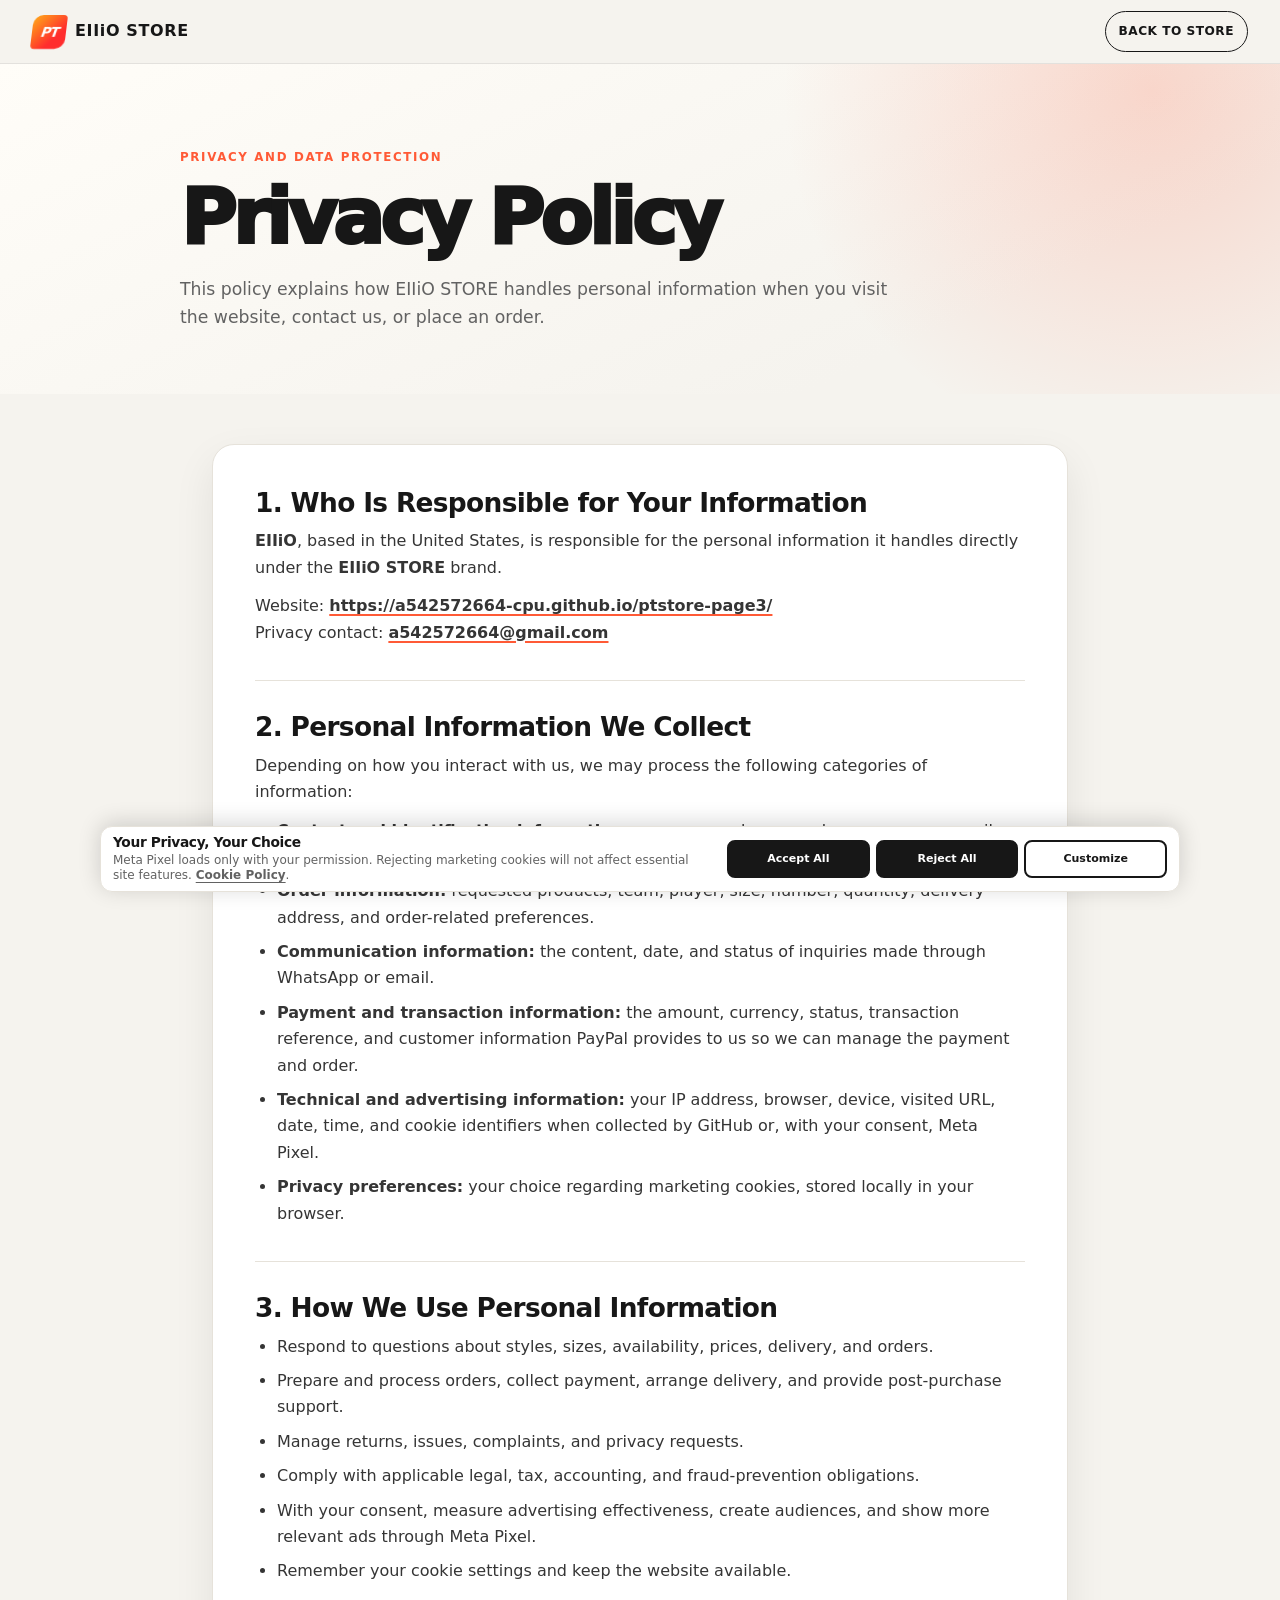
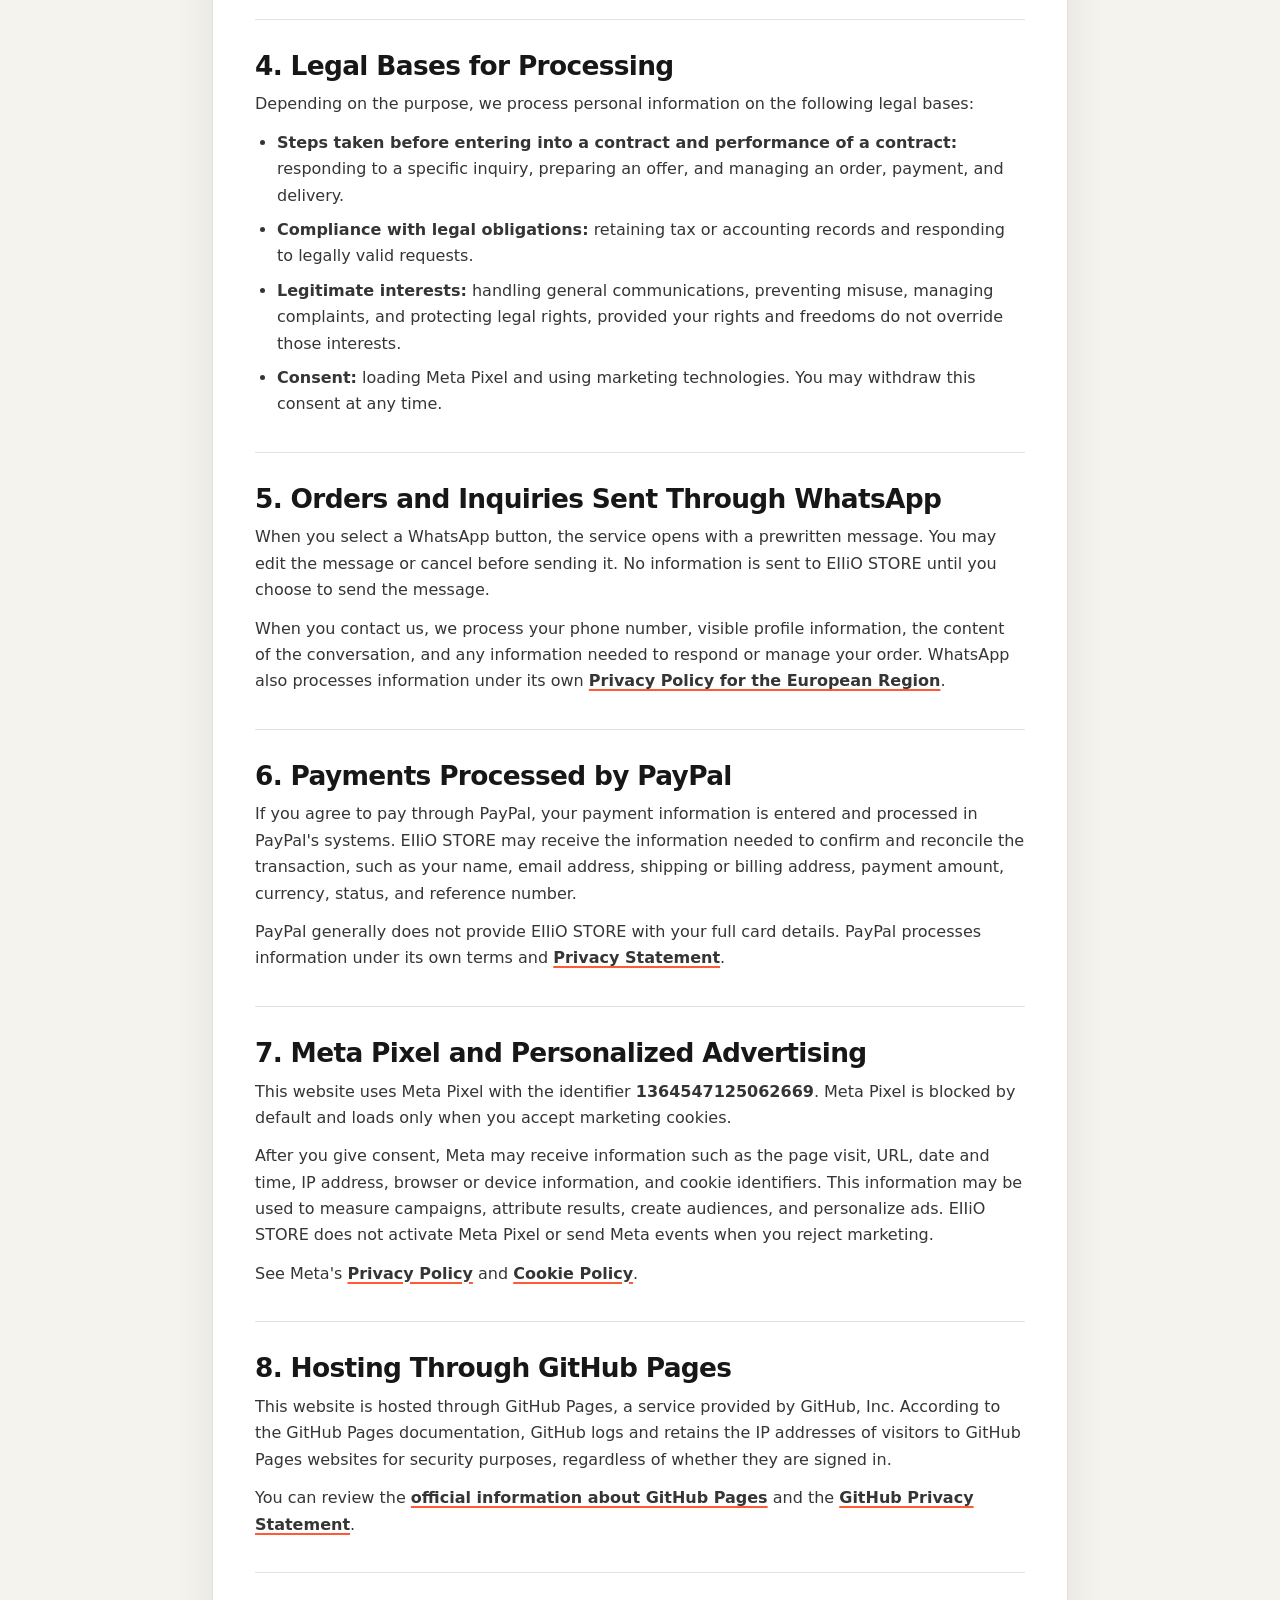
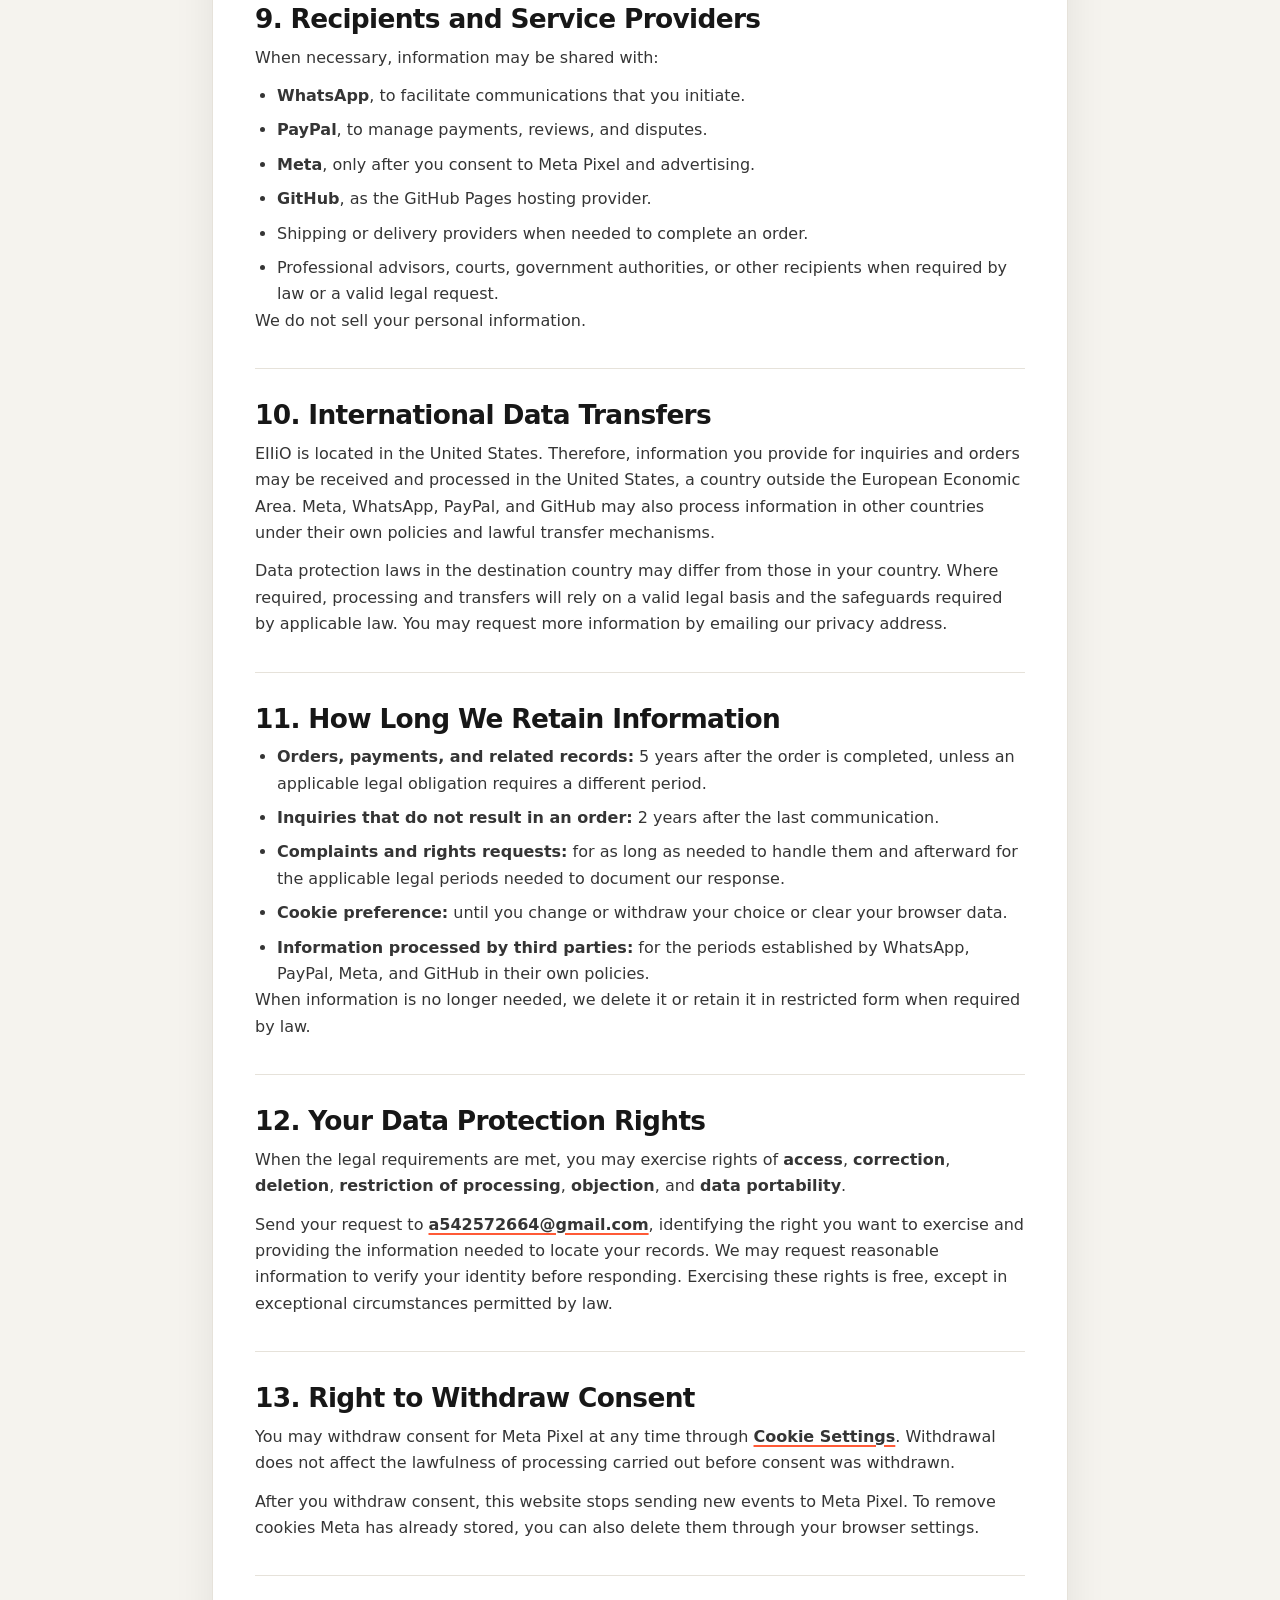
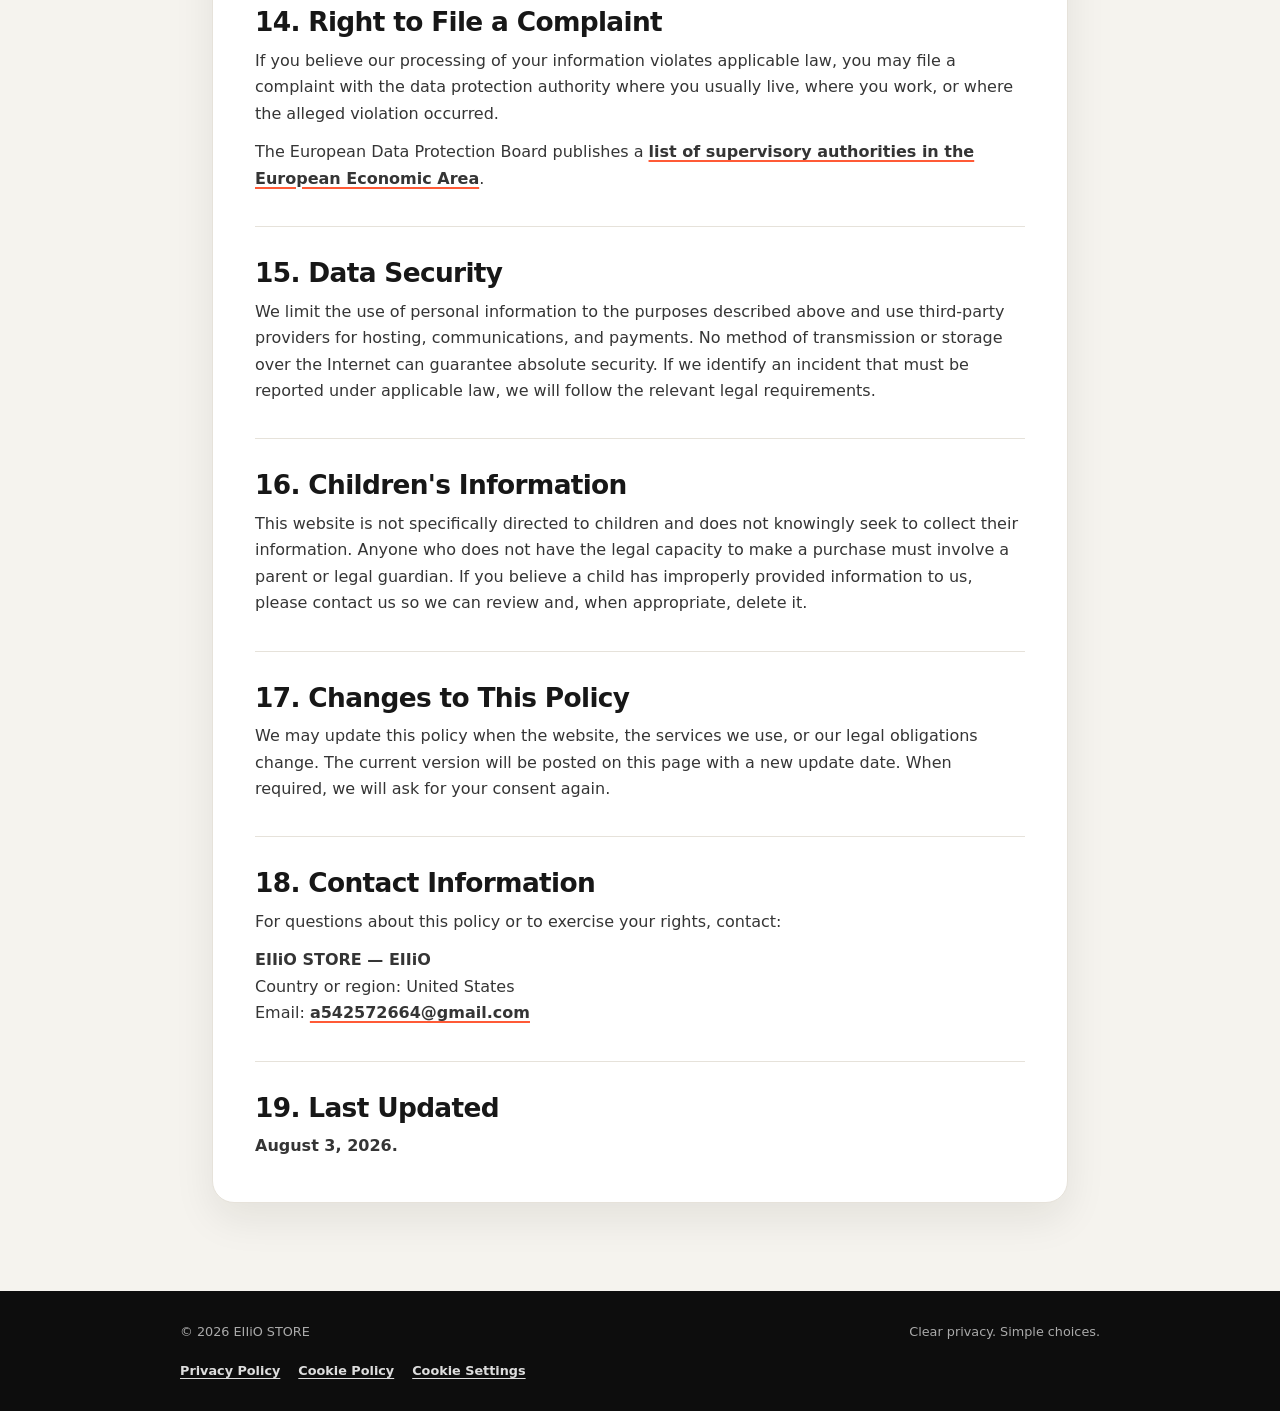
<file: privacy.html>
<!doctype html>
<html lang="en">
<head>
  <meta charset="utf-8">
  <meta name="viewport" content="width=device-width, initial-scale=1">
  <meta name="description" content="Learn how EIIiO STORE collects, uses, shares, and protects personal information when you visit our website or place an order.">
  <meta name="theme-color" content="#171717">
  <meta property="og:title" content="EIIiO STORE | Privacy Policy">
  <meta property="og:description" content="Learn how EIIiO STORE handles personal information when you visit our website or place an order.">
  <title>EIIiO STORE | Privacy Policy</title>
  <link rel="stylesheet" href="legal.css">
  <link rel="stylesheet" href="cookie-consent.css">
</head>
<body>
  <header class="site-header">
    <a class="brand" href="index.html" aria-label="EIIiO STORE home">
      <span class="brand-mark">PT</span>
      <span>EIIiO STORE</span>
    </a>
    <a class="back-link" href="index.html">Back to Store</a>
  </header>

  <main>
    <section class="legal-hero">
      <div class="legal-hero-inner">
        <p class="eyebrow">Privacy and Data Protection</p>
        <h1>Privacy Policy</h1>
        <p class="legal-intro">This policy explains how EIIiO STORE handles personal information when you visit the website, contact us, or place an order.</p>
      </div>
    </section>

    <div class="legal-content">
      <article class="legal-card">
        <section class="legal-section" id="responsable">
          <h2>1. Who Is Responsible for Your Information</h2>
          <p><strong>EIIiO</strong>, based in the United States, is responsible for the personal information it handles directly under the <strong>EIIiO STORE</strong> brand.</p>
          <p>Website: <a href="https://a542572664-cpu.github.io/ptstore-page3/">https://a542572664-cpu.github.io/ptstore-page3/</a><br>Privacy contact: <a href="mailto:a542572664@gmail.com">a542572664@gmail.com</a></p>
        </section>

        <section class="legal-section" id="datos-recopilados">
          <h2>2. Personal Information We Collect</h2>
          <p>Depending on how you interact with us, we may process the following categories of information:</p>
          <ul>
            <li><strong>Contact and identification information:</strong> your name, phone number, username, email address, and any information you voluntarily include in your messages.</li>
            <li><strong>Order information:</strong> requested products, team, player, size, number, quantity, delivery address, and order-related preferences.</li>
            <li><strong>Communication information:</strong> the content, date, and status of inquiries made through WhatsApp or email.</li>
            <li><strong>Payment and transaction information:</strong> the amount, currency, status, transaction reference, and customer information PayPal provides to us so we can manage the payment and order.</li>
            <li><strong>Technical and advertising information:</strong> your IP address, browser, device, visited URL, date, time, and cookie identifiers when collected by GitHub or, with your consent, Meta Pixel.</li>
            <li><strong>Privacy preferences:</strong> your choice regarding marketing cookies, stored locally in your browser.</li>
          </ul>
        </section>

        <section class="legal-section" id="finalidades">
          <h2>3. How We Use Personal Information</h2>
          <ul>
            <li>Respond to questions about styles, sizes, availability, prices, delivery, and orders.</li>
            <li>Prepare and process orders, collect payment, arrange delivery, and provide post-purchase support.</li>
            <li>Manage returns, issues, complaints, and privacy requests.</li>
            <li>Comply with applicable legal, tax, accounting, and fraud-prevention obligations.</li>
            <li>With your consent, measure advertising effectiveness, create audiences, and show more relevant ads through Meta Pixel.</li>
            <li>Remember your cookie settings and keep the website available.</li>
          </ul>
        </section>

        <section class="legal-section" id="bases-juridicas">
          <h2>4. Legal Bases for Processing</h2>
          <p>Depending on the purpose, we process personal information on the following legal bases:</p>
          <ul>
            <li><strong>Steps taken before entering into a contract and performance of a contract:</strong> responding to a specific inquiry, preparing an offer, and managing an order, payment, and delivery.</li>
            <li><strong>Compliance with legal obligations:</strong> retaining tax or accounting records and responding to legally valid requests.</li>
            <li><strong>Legitimate interests:</strong> handling general communications, preventing misuse, managing complaints, and protecting legal rights, provided your rights and freedoms do not override those interests.</li>
            <li><strong>Consent:</strong> loading Meta Pixel and using marketing technologies. You may withdraw this consent at any time.</li>
          </ul>
        </section>

        <section class="legal-section" id="whatsapp">
          <h2>5. Orders and Inquiries Sent Through WhatsApp</h2>
          <p>When you select a WhatsApp button, the service opens with a prewritten message. You may edit the message or cancel before sending it. No information is sent to EIIiO STORE until you choose to send the message.</p>
          <p>When you contact us, we process your phone number, visible profile information, the content of the conversation, and any information needed to respond or manage your order. WhatsApp also processes information under its own <a href="https://www.whatsapp.com/legal/privacy-policy-eea" target="_blank" rel="noopener">Privacy Policy for the European Region</a>.</p>
        </section>

        <section class="legal-section" id="paypal">
          <h2>6. Payments Processed by PayPal</h2>
          <p>If you agree to pay through PayPal, your payment information is entered and processed in PayPal's systems. EIIiO STORE may receive the information needed to confirm and reconcile the transaction, such as your name, email address, shipping or billing address, payment amount, currency, status, and reference number.</p>
          <p>PayPal generally does not provide EIIiO STORE with your full card details. PayPal processes information under its own terms and <a href="https://www.paypal.com/es/legalhub/paypal/privacy-full" target="_blank" rel="noopener">Privacy Statement</a>.</p>
        </section>

        <section class="legal-section" id="meta-pixel">
          <h2>7. Meta Pixel and Personalized Advertising</h2>
          <p>This website uses Meta Pixel with the identifier <strong>1364547125062669</strong>. Meta Pixel is blocked by default and loads only when you accept marketing cookies.</p>
          <p>After you give consent, Meta may receive information such as the page visit, URL, date and time, IP address, browser or device information, and cookie identifiers. This information may be used to measure campaigns, attribute results, create audiences, and personalize ads. EIIiO STORE does not activate Meta Pixel or send Meta events when you reject marketing.</p>
          <p>See Meta's <a href="https://www.facebook.com/privacy/policy/" target="_blank" rel="noopener">Privacy Policy</a> and <a href="https://www.facebook.com/privacy/policies/cookies/" target="_blank" rel="noopener">Cookie Policy</a>.</p>
        </section>

        <section class="legal-section" id="github-pages">
          <h2>8. Hosting Through GitHub Pages</h2>
          <p>This website is hosted through GitHub Pages, a service provided by GitHub, Inc. According to the GitHub Pages documentation, GitHub logs and retains the IP addresses of visitors to GitHub Pages websites for security purposes, regardless of whether they are signed in.</p>
          <p>You can review the <a href="https://docs.github.com/es/pages/getting-started-with-github-pages/what-is-github-pages" target="_blank" rel="noopener">official information about GitHub Pages</a> and the <a href="https://docs.github.com/es/site-policy/privacy-policies/github-general-privacy-statement" target="_blank" rel="noopener">GitHub Privacy Statement</a>.</p>
        </section>

        <section class="legal-section" id="destinatarios">
          <h2>9. Recipients and Service Providers</h2>
          <p>When necessary, information may be shared with:</p>
          <ul>
            <li><strong>WhatsApp</strong>, to facilitate communications that you initiate.</li>
            <li><strong>PayPal</strong>, to manage payments, reviews, and disputes.</li>
            <li><strong>Meta</strong>, only after you consent to Meta Pixel and advertising.</li>
            <li><strong>GitHub</strong>, as the GitHub Pages hosting provider.</li>
            <li>Shipping or delivery providers when needed to complete an order.</li>
            <li>Professional advisors, courts, government authorities, or other recipients when required by law or a valid legal request.</li>
          </ul>
          <p>We do not sell your personal information.</p>
        </section>

        <section class="legal-section" id="transferencias">
          <h2>10. International Data Transfers</h2>
          <p>EIIiO is located in the United States. Therefore, information you provide for inquiries and orders may be received and processed in the United States, a country outside the European Economic Area. Meta, WhatsApp, PayPal, and GitHub may also process information in other countries under their own policies and lawful transfer mechanisms.</p>
          <p>Data protection laws in the destination country may differ from those in your country. Where required, processing and transfers will rely on a valid legal basis and the safeguards required by applicable law. You may request more information by emailing our privacy address.</p>
        </section>

        <section class="legal-section" id="conservacion">
          <h2>11. How Long We Retain Information</h2>
          <ul>
            <li><strong>Orders, payments, and related records:</strong> 5 years after the order is completed, unless an applicable legal obligation requires a different period.</li>
            <li><strong>Inquiries that do not result in an order:</strong> 2 years after the last communication.</li>
            <li><strong>Complaints and rights requests:</strong> for as long as needed to handle them and afterward for the applicable legal periods needed to document our response.</li>
            <li><strong>Cookie preference:</strong> until you change or withdraw your choice or clear your browser data.</li>
            <li><strong>Information processed by third parties:</strong> for the periods established by WhatsApp, PayPal, Meta, and GitHub in their own policies.</li>
          </ul>
          <p>When information is no longer needed, we delete it or retain it in restricted form when required by law.</p>
        </section>

        <section class="legal-section" id="derechos">
          <h2>12. Your Data Protection Rights</h2>
          <p>When the legal requirements are met, you may exercise rights of <strong>access</strong>, <strong>correction</strong>, <strong>deletion</strong>, <strong>restriction of processing</strong>, <strong>objection</strong>, and <strong>data portability</strong>.</p>
          <p>Send your request to <a href="mailto:a542572664@gmail.com">a542572664@gmail.com</a>, identifying the right you want to exercise and providing the information needed to locate your records. We may request reasonable information to verify your identity before responding. Exercising these rights is free, except in exceptional circumstances permitted by law.</p>
        </section>

        <section class="legal-section" id="retirar-consentimiento">
          <h2>13. Right to Withdraw Consent</h2>
          <p>You may withdraw consent for Meta Pixel at any time through <a href="#configuracion-cookies" data-cookie-settings>Cookie Settings</a>. Withdrawal does not affect the lawfulness of processing carried out before consent was withdrawn.</p>
          <p>After you withdraw consent, this website stops sending new events to Meta Pixel. To remove cookies Meta has already stored, you can also delete them through your browser settings.</p>
        </section>

        <section class="legal-section" id="reclamacion">
          <h2>14. Right to File a Complaint</h2>
          <p>If you believe our processing of your information violates applicable law, you may file a complaint with the data protection authority where you usually live, where you work, or where the alleged violation occurred.</p>
          <p>The European Data Protection Board publishes a <a href="https://www.edpb.europa.eu/about-edpb/about-edpb/members_es" target="_blank" rel="noopener">list of supervisory authorities in the European Economic Area</a>.</p>
        </section>

        <section class="legal-section" id="seguridad">
          <h2>15. Data Security</h2>
          <p>We limit the use of personal information to the purposes described above and use third-party providers for hosting, communications, and payments. No method of transmission or storage over the Internet can guarantee absolute security. If we identify an incident that must be reported under applicable law, we will follow the relevant legal requirements.</p>
        </section>

        <section class="legal-section" id="menores">
          <h2>16. Children's Information</h2>
          <p>This website is not specifically directed to children and does not knowingly seek to collect their information. Anyone who does not have the legal capacity to make a purchase must involve a parent or legal guardian. If you believe a child has improperly provided information to us, please contact us so we can review and, when appropriate, delete it.</p>
        </section>

        <section class="legal-section" id="cambios">
          <h2>17. Changes to This Policy</h2>
          <p>We may update this policy when the website, the services we use, or our legal obligations change. The current version will be posted on this page with a new update date. When required, we will ask for your consent again.</p>
        </section>

        <section class="legal-section" id="contacto">
          <h2>18. Contact Information</h2>
          <p>For questions about this policy or to exercise your rights, contact:</p>
          <p><strong>EIIiO STORE — EIIiO</strong><br>Country or region: United States<br>Email: <a href="mailto:a542572664@gmail.com">a542572664@gmail.com</a></p>
        </section>

        <section class="legal-section" id="actualizacion">
          <h2>19. Last Updated</h2>
          <p><strong>August 3, 2026.</strong></p>
        </section>
      </article>
    </div>
  </main>

  <footer>
    <div class="footer-inner">
      <span>© <span data-current-year></span> EIIiO STORE</span>
      <span>Clear privacy. Simple choices.</span>
      <nav class="footer-links" aria-label="Legal and privacy information">
        <a href="privacy.html" aria-current="page">Privacy Policy</a>
        <a href="cookies.html">Cookie Policy</a>
        <a href="#configuracion-cookies" data-cookie-settings>Cookie Settings</a>
      </nav>
    </div>
  </footer>

  <script>
    document.querySelectorAll("[data-current-year]").forEach(function (element) {
      element.textContent = new Date().getFullYear();
    });
  </script>
  <script src="cookie-consent.js" defer></script>
</body>
</html>
</file>
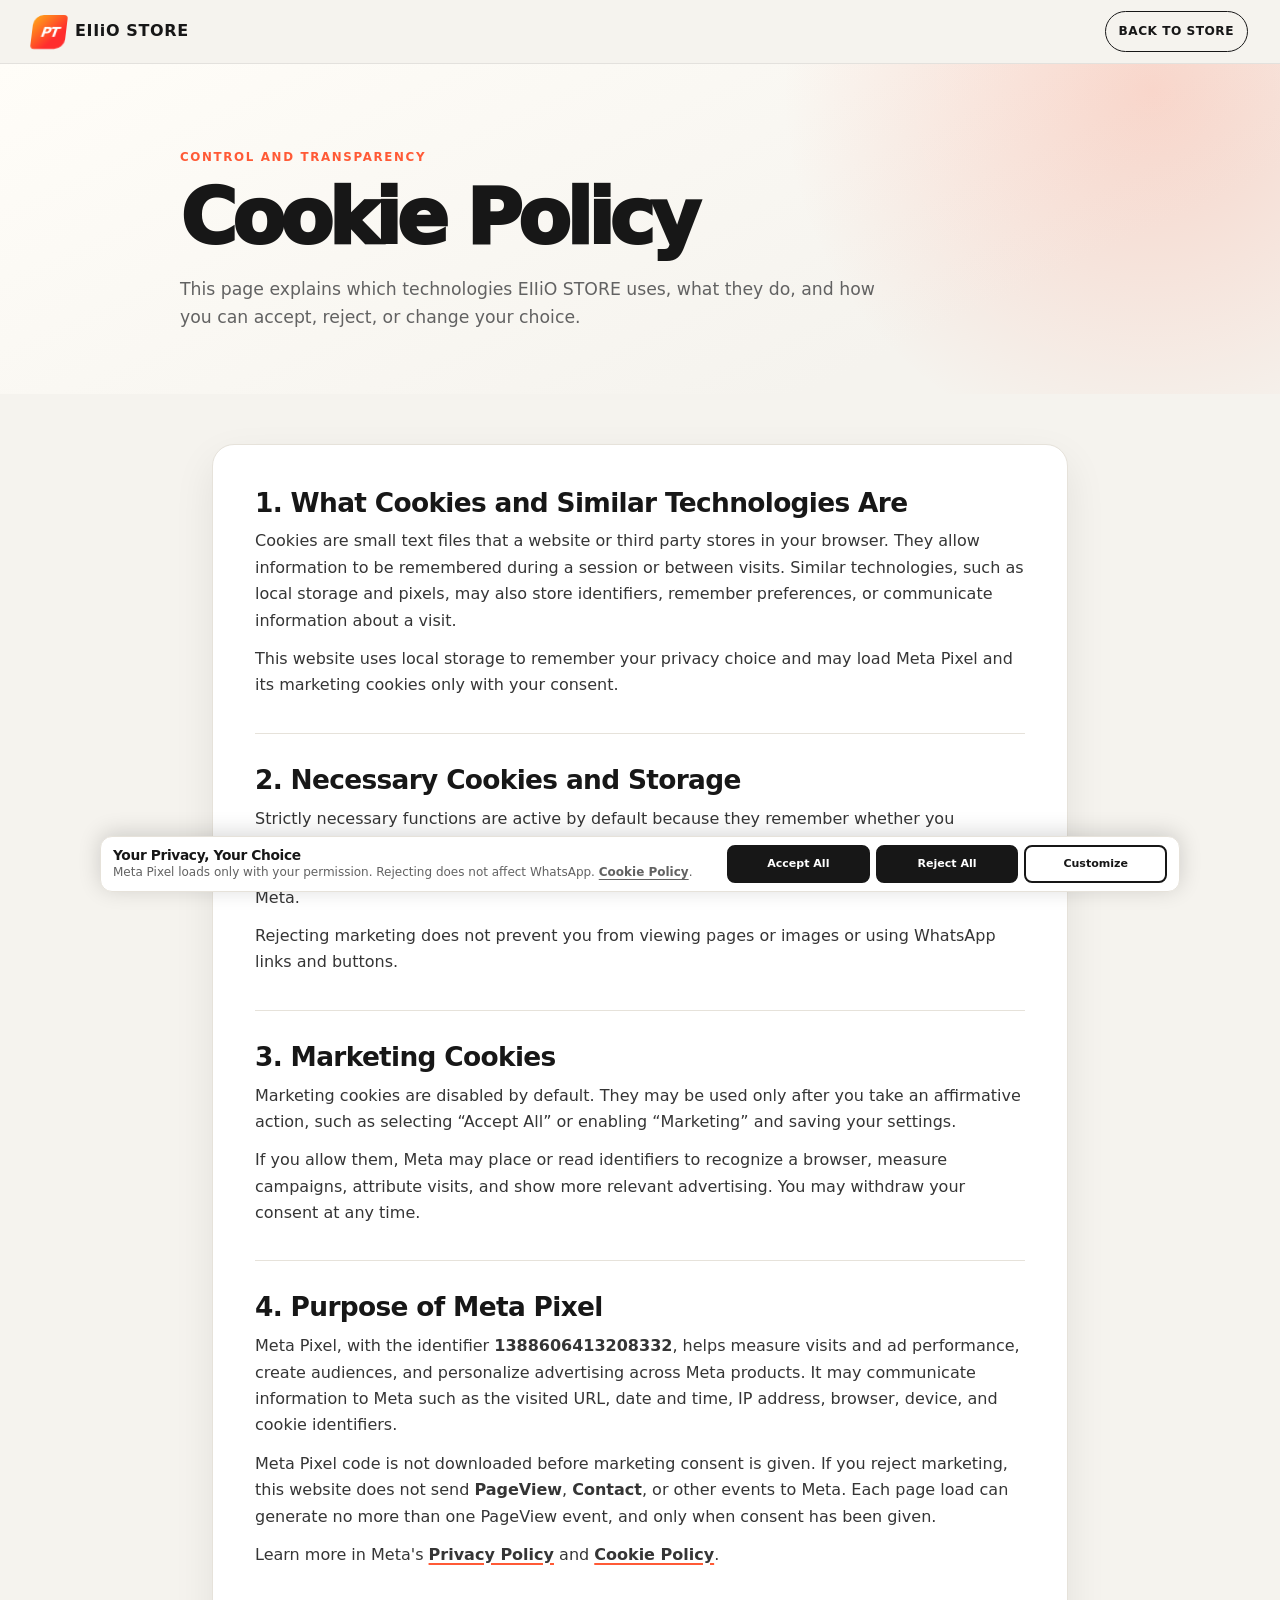
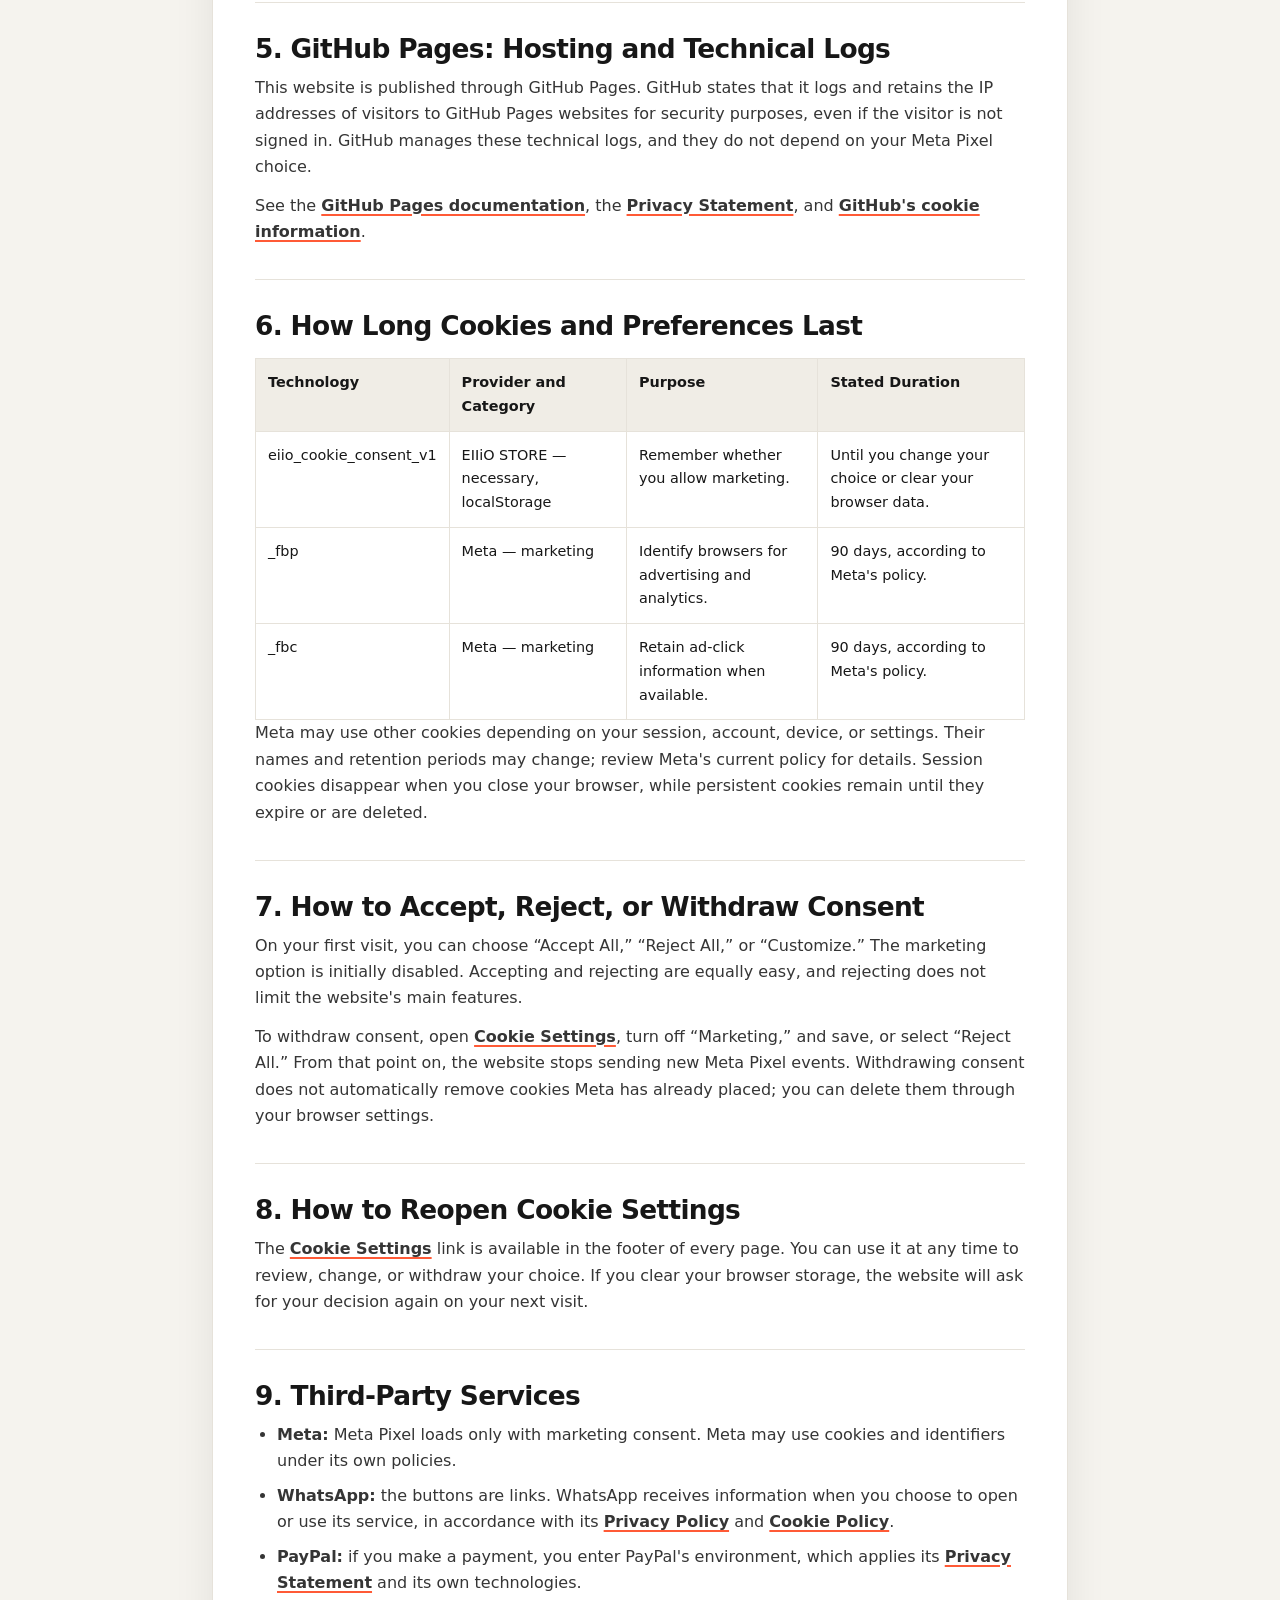
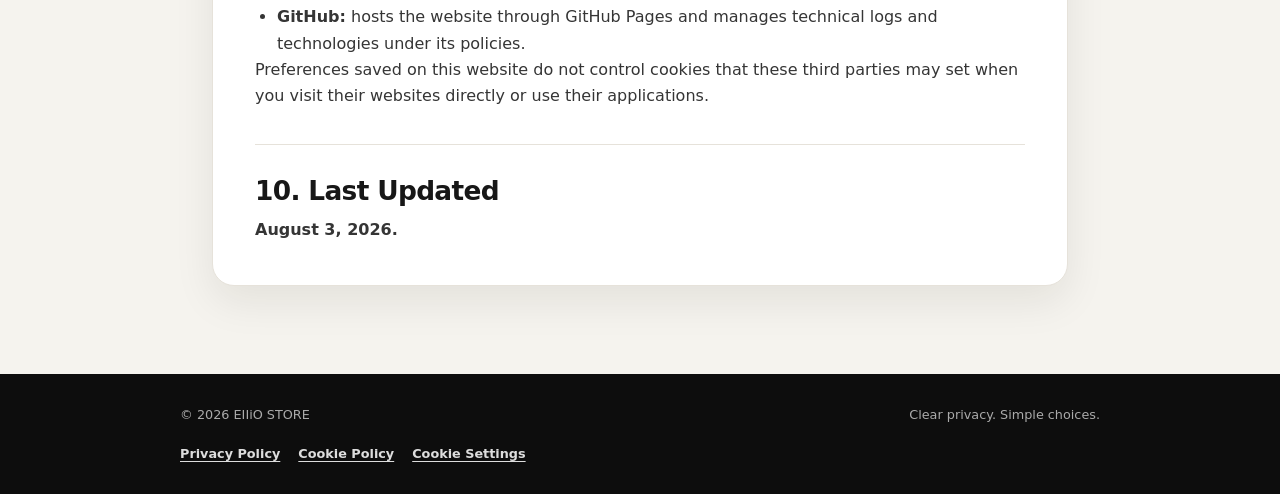
<file: ptstore-page5-main/cookies.html>
<!doctype html>
<html lang="en">
<head>
  <meta charset="utf-8">
  <meta name="viewport" content="width=device-width, initial-scale=1">
  <meta name="description" content="Learn how EIIiO STORE uses local storage, cookies, and Meta Pixel, and how to manage your privacy preferences.">
  <meta name="theme-color" content="#171717">
  <meta property="og:title" content="EIIiO STORE | Cookie Policy">
  <meta property="og:description" content="Learn how EIIiO STORE uses local storage, cookies, and Meta Pixel and how to manage your preferences.">
  <title>EIIiO STORE | Cookie Policy</title>
  <link rel="stylesheet" href="legal.css">
  <link rel="stylesheet" href="cookie-consent.css">
</head>
<body>
  <header class="site-header">
    <a class="brand" href="index.html" aria-label="EIIiO STORE home">
      <span class="brand-mark">PT</span>
      <span>EIIiO STORE</span>
    </a>
    <a class="back-link" href="index.html">Back to Store</a>
  </header>

  <main>
    <section class="legal-hero">
      <div class="legal-hero-inner">
        <p class="eyebrow">Control and Transparency</p>
        <h1>Cookie Policy</h1>
        <p class="legal-intro">This page explains which technologies EIIiO STORE uses, what they do, and how you can accept, reject, or change your choice.</p>
      </div>
    </section>

    <div class="legal-content">
      <article class="legal-card">
        <section class="legal-section" id="que-son">
          <h2>1. What Cookies and Similar Technologies Are</h2>
          <p>Cookies are small text files that a website or third party stores in your browser. They allow information to be remembered during a session or between visits. Similar technologies, such as local storage and pixels, may also store identifiers, remember preferences, or communicate information about a visit.</p>
          <p>This website uses local storage to remember your privacy choice and may load Meta Pixel and its marketing cookies only with your consent.</p>
        </section>

        <section class="legal-section" id="necesarias">
          <h2>2. Necessary Cookies and Storage</h2>
          <p>Strictly necessary functions are active by default because they remember whether you accepted or rejected marketing. EIIiO STORE stores the <strong>eiio_cookie_consent_v1</strong> preference in <strong>localStorage</strong>. It is not a cookie and does not, by itself, transmit information to EIIiO STORE or Meta.</p>
          <p>Rejecting marketing does not prevent you from viewing pages or images or using WhatsApp links and buttons.</p>
        </section>

        <section class="legal-section" id="marketing">
          <h2>3. Marketing Cookies</h2>
          <p>Marketing cookies are disabled by default. They may be used only after you take an affirmative action, such as selecting “Accept All” or enabling “Marketing” and saving your settings.</p>
          <p>If you allow them, Meta may place or read identifiers to recognize a browser, measure campaigns, attribute visits, and show more relevant advertising. You may withdraw your consent at any time.</p>
        </section>

        <section class="legal-section" id="meta-pixel">
          <h2>4. Purpose of Meta Pixel</h2>
          <p>Meta Pixel, with the identifier <strong>1388606413208332</strong>, helps measure visits and ad performance, create audiences, and personalize advertising across Meta products. It may communicate information to Meta such as the visited URL, date and time, IP address, browser, device, and cookie identifiers.</p>
          <p>Meta Pixel code is not downloaded before marketing consent is given. If you reject marketing, this website does not send <strong>PageView</strong>, <strong>Contact</strong>, or other events to Meta. Each page load can generate no more than one PageView event, and only when consent has been given.</p>
          <p>Learn more in Meta's <a href="https://www.facebook.com/privacy/policy/" target="_blank" rel="noopener">Privacy Policy</a> and <a href="https://www.facebook.com/privacy/policies/cookies/" target="_blank" rel="noopener">Cookie Policy</a>.</p>
        </section>

        <section class="legal-section" id="github">
          <h2>5. GitHub Pages: Hosting and Technical Logs</h2>
          <p>This website is published through GitHub Pages. GitHub states that it logs and retains the IP addresses of visitors to GitHub Pages websites for security purposes, even if the visitor is not signed in. GitHub manages these technical logs, and they do not depend on your Meta Pixel choice.</p>
          <p>See the <a href="https://docs.github.com/es/pages/getting-started-with-github-pages/what-is-github-pages" target="_blank" rel="noopener">GitHub Pages documentation</a>, the <a href="https://docs.github.com/es/site-policy/privacy-policies/github-general-privacy-statement" target="_blank" rel="noopener">Privacy Statement</a>, and <a href="https://docs.github.com/en/site-policy/privacy-policies/github-cookies" target="_blank" rel="noopener">GitHub's cookie information</a>.</p>
        </section>

        <section class="legal-section" id="duracion">
          <h2>6. How Long Cookies and Preferences Last</h2>
          <div class="table-wrap">
            <table>
              <thead>
                <tr>
                  <th>Technology</th>
                  <th>Provider and Category</th>
                  <th>Purpose</th>
                  <th>Stated Duration</th>
                </tr>
              </thead>
              <tbody>
                <tr>
                  <td>eiio_cookie_consent_v1</td>
                  <td>EIIiO STORE — necessary, localStorage</td>
                  <td>Remember whether you allow marketing.</td>
                  <td>Until you change your choice or clear your browser data.</td>
                </tr>
                <tr>
                  <td>_fbp</td>
                  <td>Meta — marketing</td>
                  <td>Identify browsers for advertising and analytics.</td>
                  <td>90 days, according to Meta's policy.</td>
                </tr>
                <tr>
                  <td>_fbc</td>
                  <td>Meta — marketing</td>
                  <td>Retain ad-click information when available.</td>
                  <td>90 days, according to Meta's policy.</td>
                </tr>
              </tbody>
            </table>
          </div>
          <p>Meta may use other cookies depending on your session, account, device, or settings. Their names and retention periods may change; review Meta's current policy for details. Session cookies disappear when you close your browser, while persistent cookies remain until they expire or are deleted.</p>
        </section>

        <section class="legal-section" id="gestionar">
          <h2>7. How to Accept, Reject, or Withdraw Consent</h2>
          <p>On your first visit, you can choose “Accept All,” “Reject All,” or “Customize.” The marketing option is initially disabled. Accepting and rejecting are equally easy, and rejecting does not limit the website's main features.</p>
          <p>To withdraw consent, open <a href="#configuracion-cookies" data-cookie-settings>Cookie Settings</a>, turn off “Marketing,” and save, or select “Reject All.” From that point on, the website stops sending new Meta Pixel events. Withdrawing consent does not automatically remove cookies Meta has already placed; you can delete them through your browser settings.</p>
        </section>

        <section class="legal-section" id="reabrir">
          <h2>8. How to Reopen Cookie Settings</h2>
          <p>The <a href="#configuracion-cookies" data-cookie-settings>Cookie Settings</a> link is available in the footer of every page. You can use it at any time to review, change, or withdraw your choice. If you clear your browser storage, the website will ask for your decision again on your next visit.</p>
        </section>

        <section class="legal-section" id="terceros">
          <h2>9. Third-Party Services</h2>
          <ul>
            <li><strong>Meta:</strong> Meta Pixel loads only with marketing consent. Meta may use cookies and identifiers under its own policies.</li>
            <li><strong>WhatsApp:</strong> the buttons are links. WhatsApp receives information when you choose to open or use its service, in accordance with its <a href="https://www.whatsapp.com/legal/privacy-policy-eea" target="_blank" rel="noopener">Privacy Policy</a> and <a href="https://www.whatsapp.com/legal/cookies" target="_blank" rel="noopener">Cookie Policy</a>.</li>
            <li><strong>PayPal:</strong> if you make a payment, you enter PayPal's environment, which applies its <a href="https://www.paypal.com/es/legalhub/paypal/privacy-full" target="_blank" rel="noopener">Privacy Statement</a> and its own technologies.</li>
            <li><strong>GitHub:</strong> hosts the website through GitHub Pages and manages technical logs and technologies under its policies.</li>
          </ul>
          <p>Preferences saved on this website do not control cookies that these third parties may set when you visit their websites directly or use their applications.</p>
        </section>

        <section class="legal-section" id="actualizacion">
          <h2>10. Last Updated</h2>
          <p><strong>August 3, 2026.</strong></p>
        </section>
      </article>
    </div>
  </main>

  <footer>
    <div class="footer-inner">
      <span>© <span data-current-year></span> EIIiO STORE</span>
      <span>Clear privacy. Simple choices.</span>
      <nav class="footer-links" aria-label="Legal and privacy information">
        <a href="privacy.html">Privacy Policy</a>
        <a href="cookies.html" aria-current="page">Cookie Policy</a>
        <a href="#configuracion-cookies" data-cookie-settings>Cookie Settings</a>
      </nav>
    </div>
  </footer>

  <script>
    document.querySelectorAll("[data-current-year]").forEach(function (element) {
      element.textContent = new Date().getFullYear();
    });
  </script>
  <script src="cookie-consent.js" defer></script>
</body>
</html>
</file>
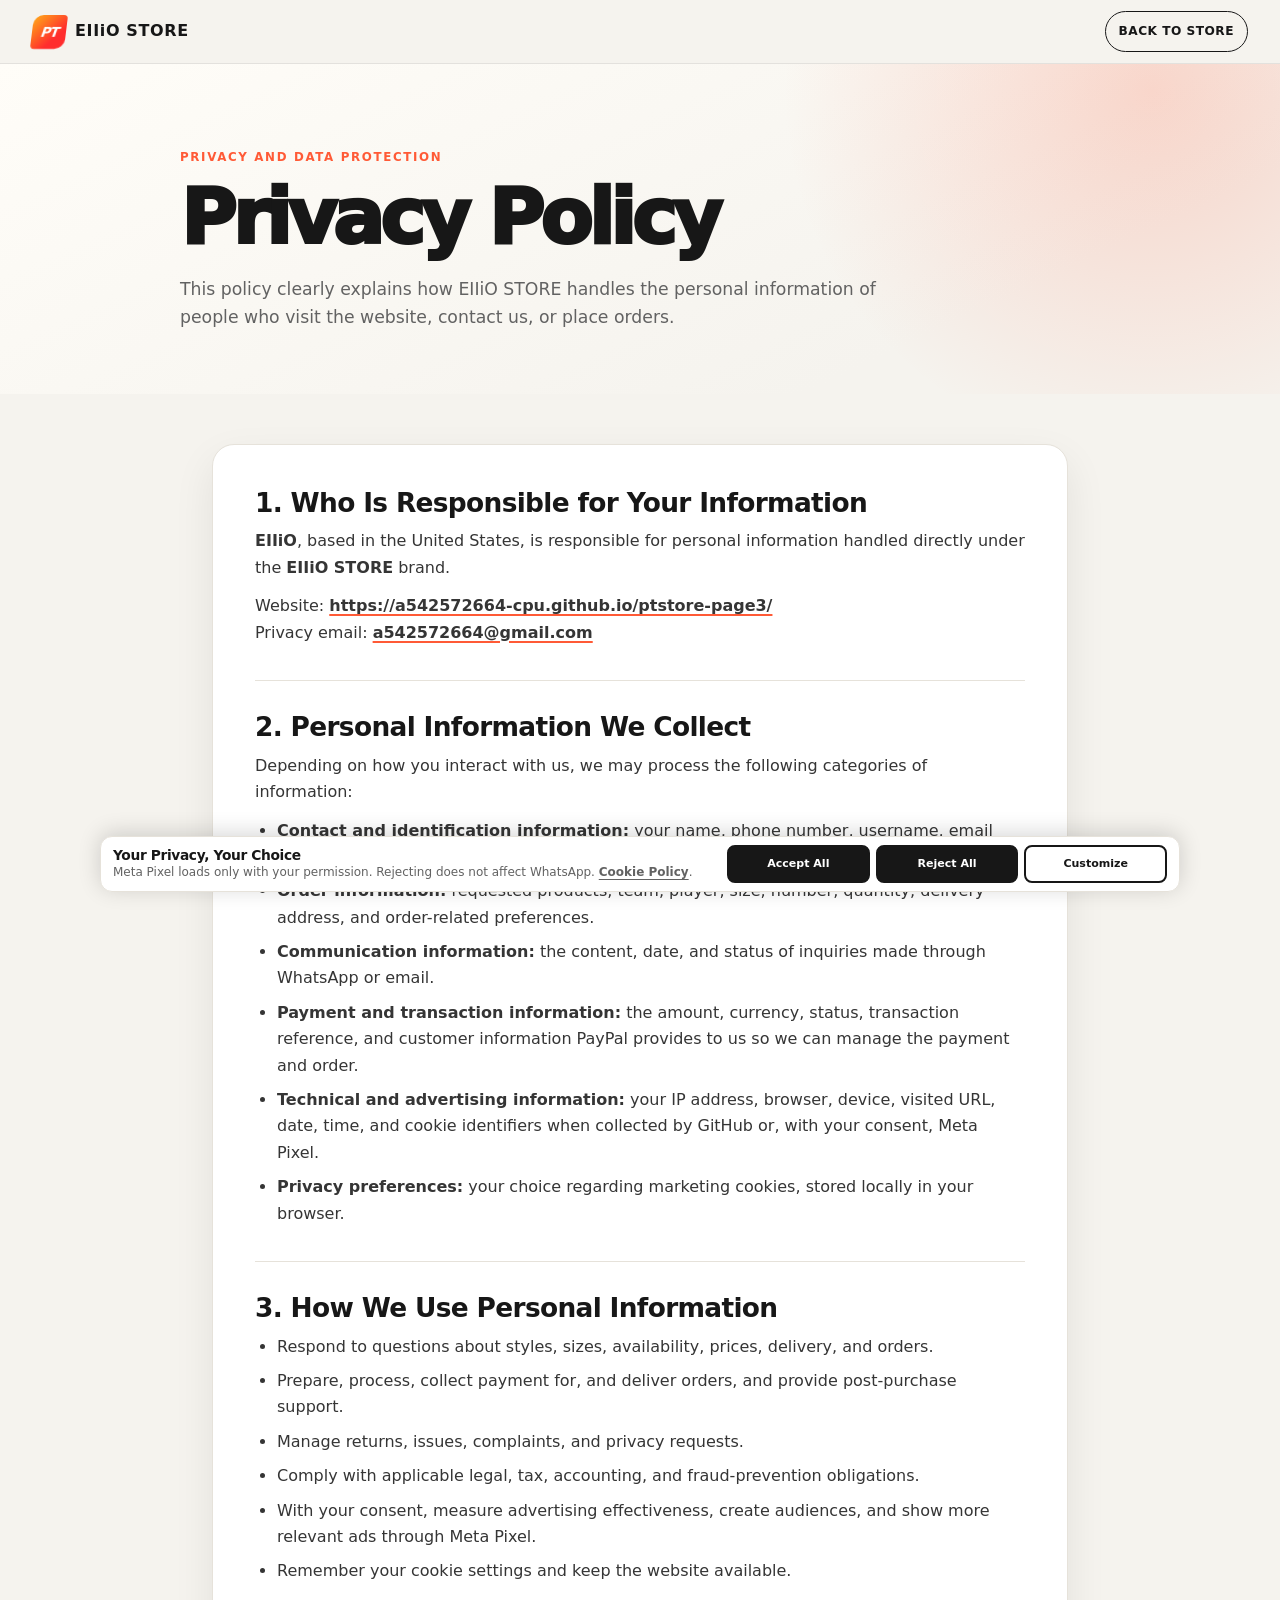
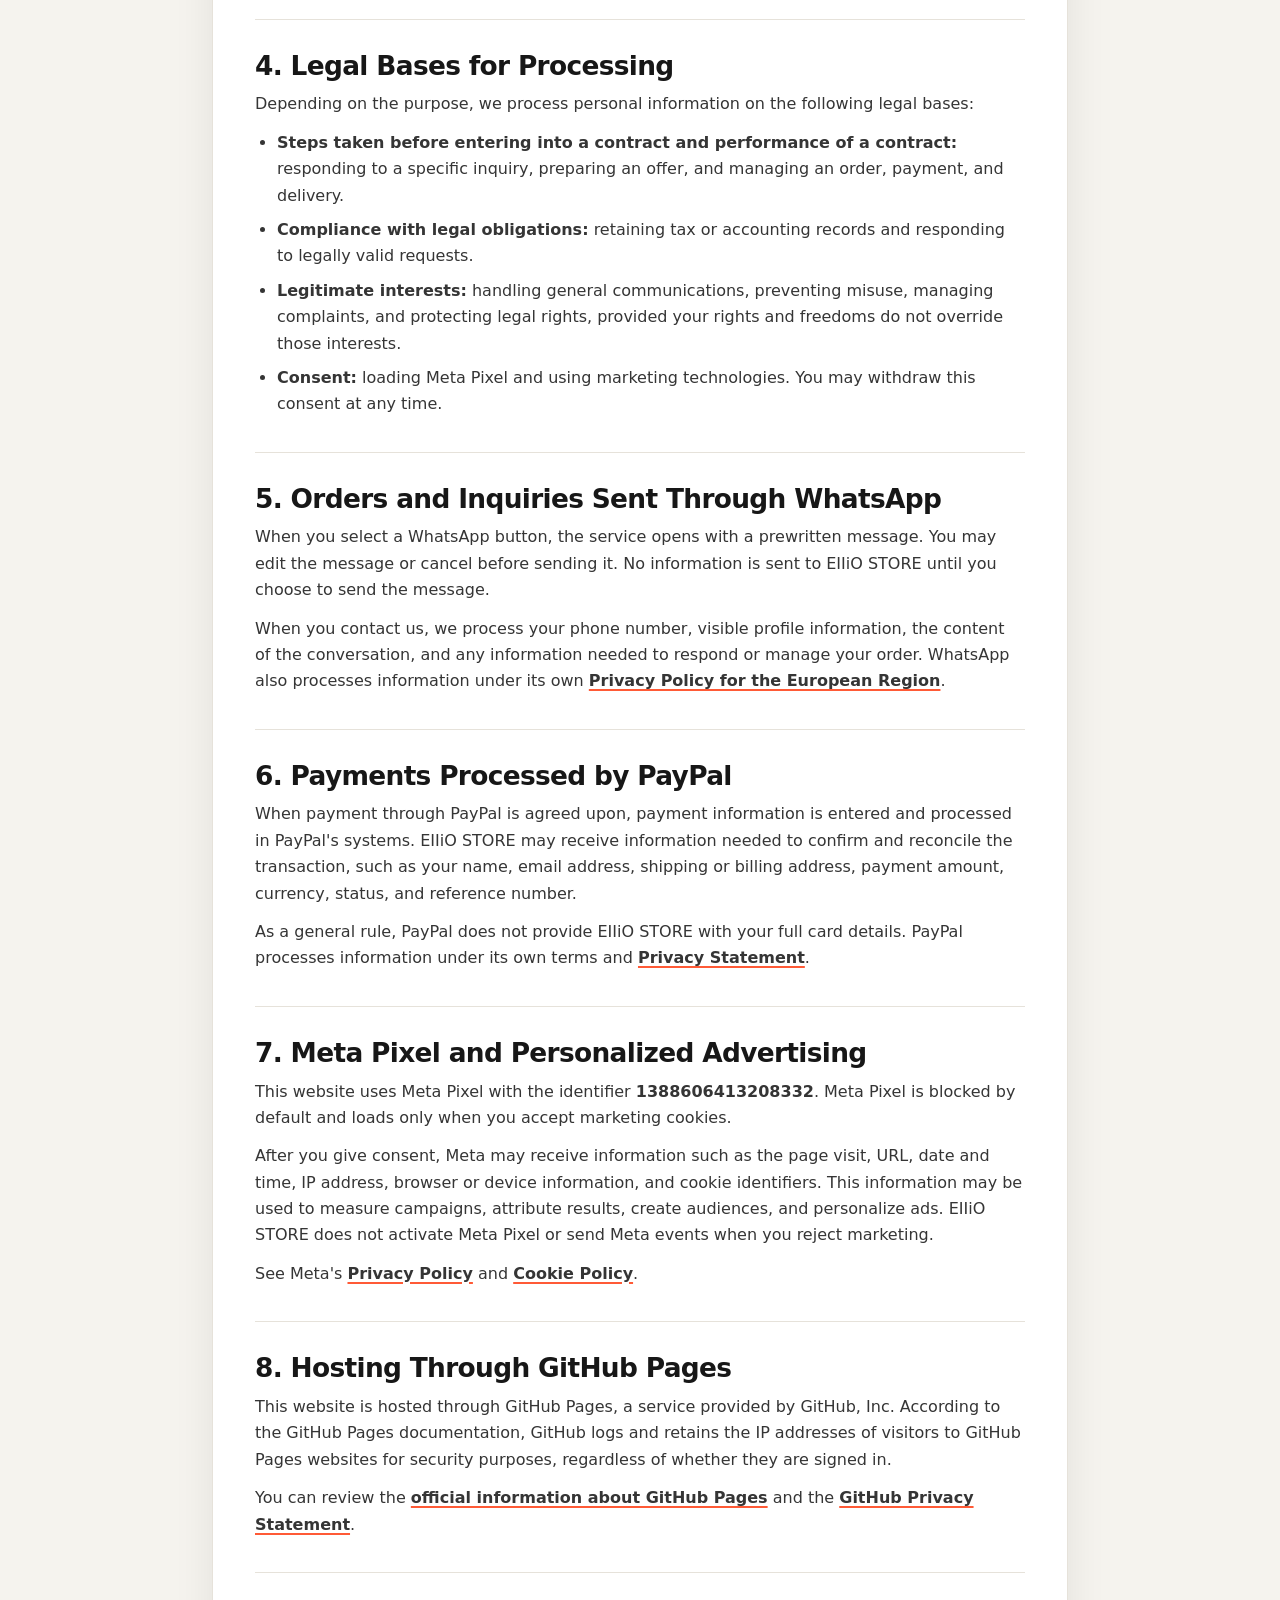
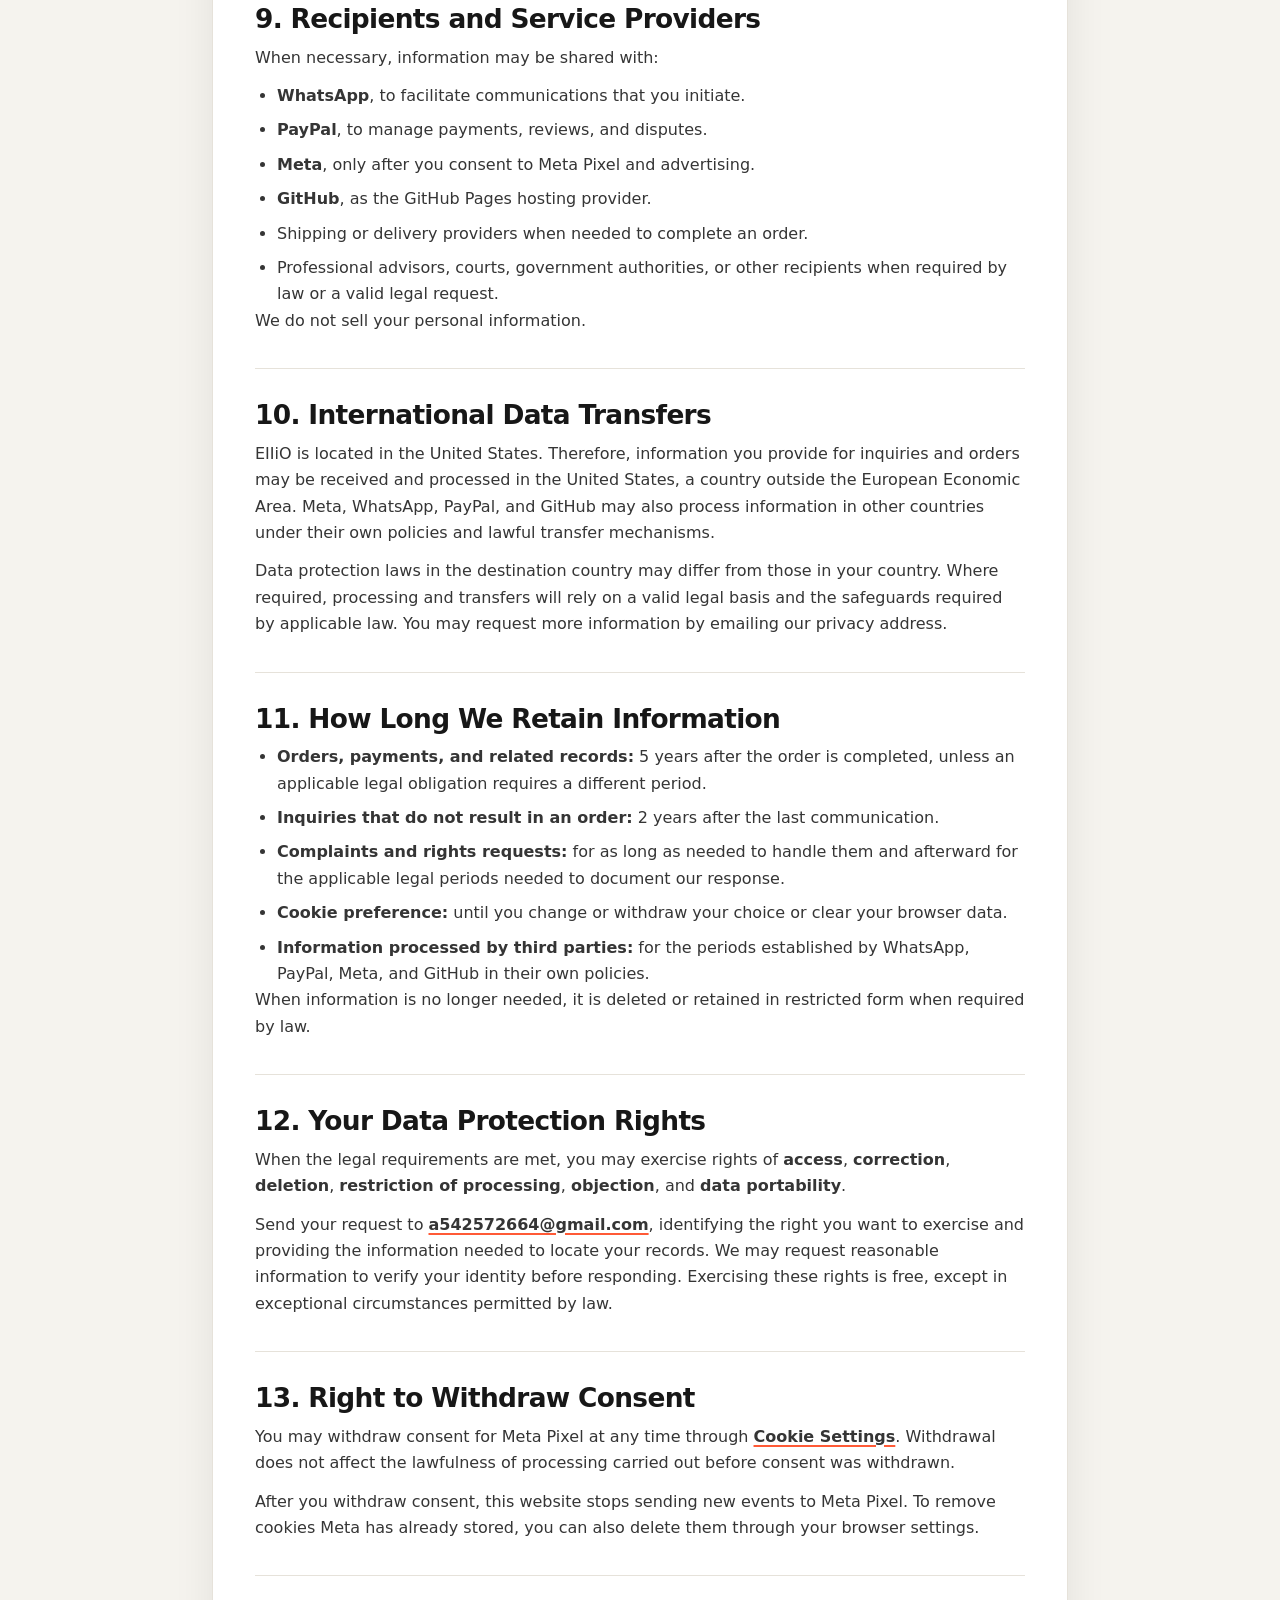
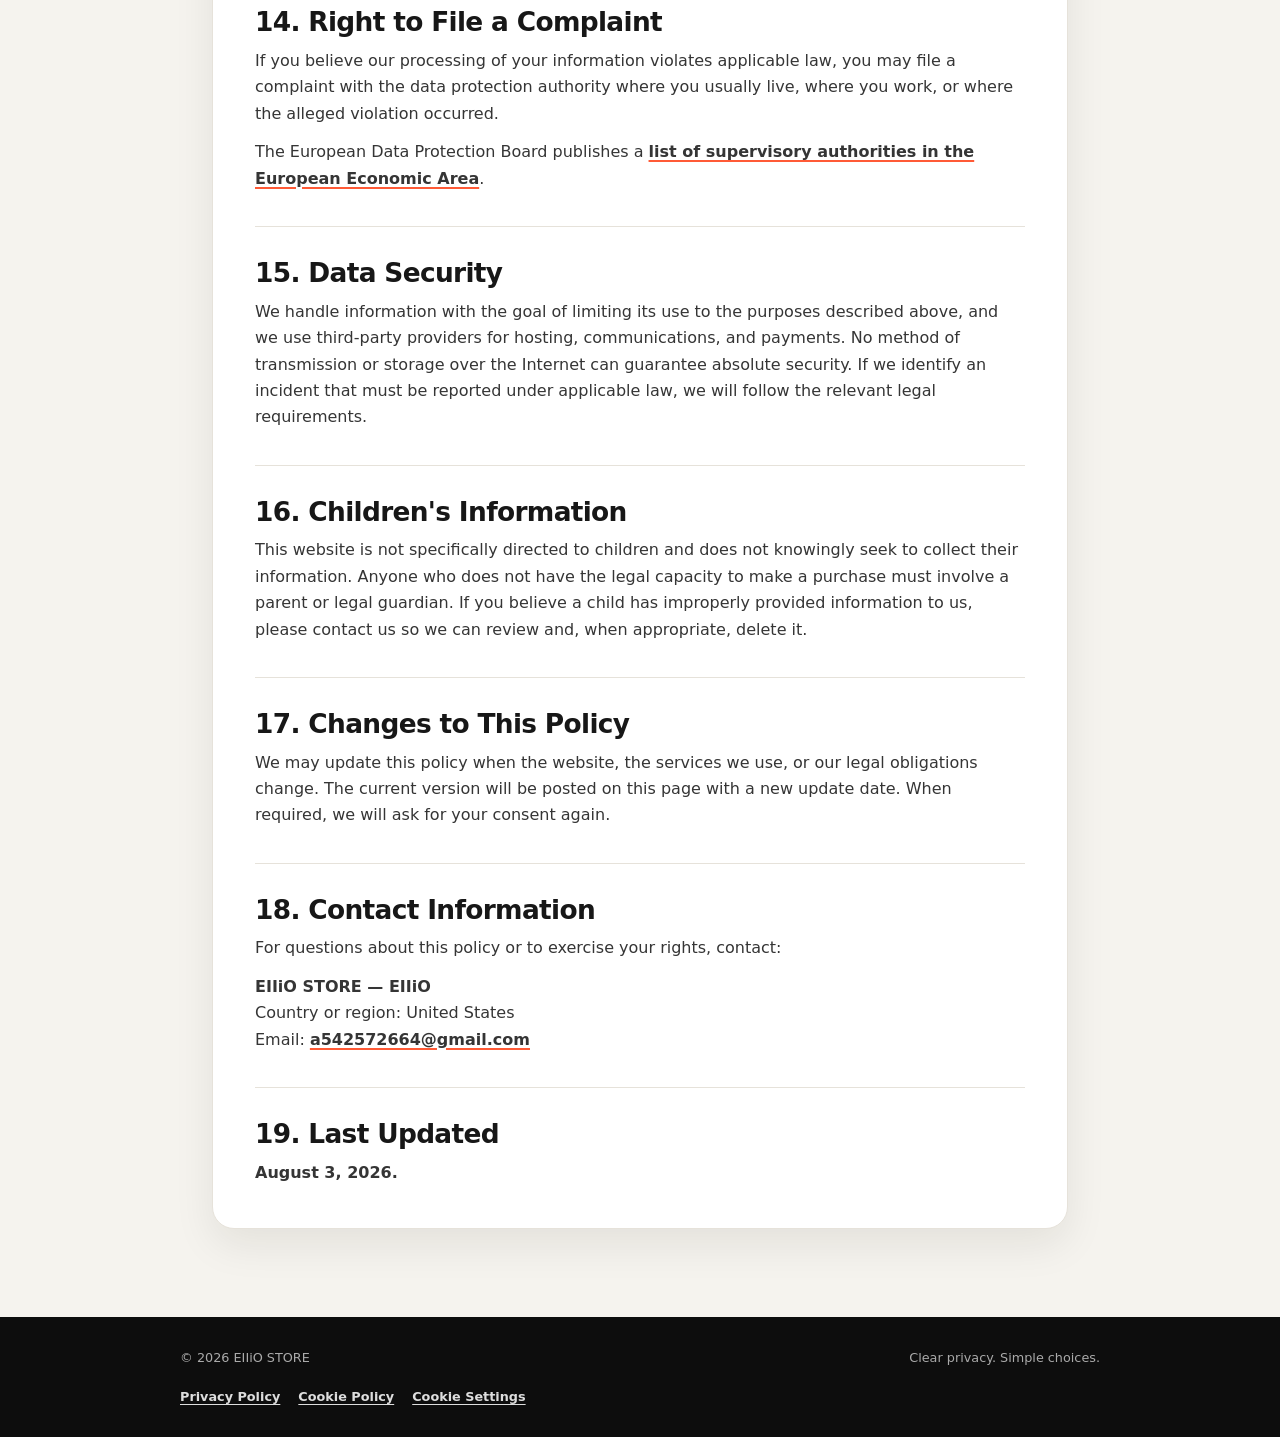
<file: ptstore-page5-main/privacy.html>
<!doctype html>
<html lang="en">
<head>
  <meta charset="utf-8">
  <meta name="viewport" content="width=device-width, initial-scale=1">
  <meta name="description" content="Learn how EIIiO STORE collects, uses, shares, and protects personal information when you visit our website or place an order.">
  <meta name="theme-color" content="#171717">
  <meta property="og:title" content="EIIiO STORE | Privacy Policy">
  <meta property="og:description" content="Learn how EIIiO STORE handles personal information when you visit our website or place an order.">
  <title>EIIiO STORE | Privacy Policy</title>
  <link rel="stylesheet" href="legal.css">
  <link rel="stylesheet" href="cookie-consent.css">
</head>
<body>
  <header class="site-header">
    <a class="brand" href="index.html" aria-label="EIIiO STORE home">
      <span class="brand-mark">PT</span>
      <span>EIIiO STORE</span>
    </a>
    <a class="back-link" href="index.html">Back to Store</a>
  </header>

  <main>
    <section class="legal-hero">
      <div class="legal-hero-inner">
        <p class="eyebrow">Privacy and Data Protection</p>
        <h1>Privacy Policy</h1>
        <p class="legal-intro">This policy clearly explains how EIIiO STORE handles the personal information of people who visit the website, contact us, or place orders.</p>
      </div>
    </section>

    <div class="legal-content">
      <article class="legal-card">
        <section class="legal-section" id="responsable">
          <h2>1. Who Is Responsible for Your Information</h2>
          <p><strong>EIIiO</strong>, based in the United States, is responsible for personal information handled directly under the <strong>EIIiO STORE</strong> brand.</p>
          <p>Website: <a href="https://a542572664-cpu.github.io/ptstore-page3/">https://a542572664-cpu.github.io/ptstore-page3/</a><br>Privacy email: <a href="mailto:a542572664@gmail.com">a542572664@gmail.com</a></p>
        </section>

        <section class="legal-section" id="datos-recopilados">
          <h2>2. Personal Information We Collect</h2>
          <p>Depending on how you interact with us, we may process the following categories of information:</p>
          <ul>
            <li><strong>Contact and identification information:</strong> your name, phone number, username, email address, and any information you voluntarily include in your messages.</li>
            <li><strong>Order information:</strong> requested products, team, player, size, number, quantity, delivery address, and order-related preferences.</li>
            <li><strong>Communication information:</strong> the content, date, and status of inquiries made through WhatsApp or email.</li>
            <li><strong>Payment and transaction information:</strong> the amount, currency, status, transaction reference, and customer information PayPal provides to us so we can manage the payment and order.</li>
            <li><strong>Technical and advertising information:</strong> your IP address, browser, device, visited URL, date, time, and cookie identifiers when collected by GitHub or, with your consent, Meta Pixel.</li>
            <li><strong>Privacy preferences:</strong> your choice regarding marketing cookies, stored locally in your browser.</li>
          </ul>
        </section>

        <section class="legal-section" id="finalidades">
          <h2>3. How We Use Personal Information</h2>
          <ul>
            <li>Respond to questions about styles, sizes, availability, prices, delivery, and orders.</li>
            <li>Prepare, process, collect payment for, and deliver orders, and provide post-purchase support.</li>
            <li>Manage returns, issues, complaints, and privacy requests.</li>
            <li>Comply with applicable legal, tax, accounting, and fraud-prevention obligations.</li>
            <li>With your consent, measure advertising effectiveness, create audiences, and show more relevant ads through Meta Pixel.</li>
            <li>Remember your cookie settings and keep the website available.</li>
          </ul>
        </section>

        <section class="legal-section" id="bases-juridicas">
          <h2>4. Legal Bases for Processing</h2>
          <p>Depending on the purpose, we process personal information on the following legal bases:</p>
          <ul>
            <li><strong>Steps taken before entering into a contract and performance of a contract:</strong> responding to a specific inquiry, preparing an offer, and managing an order, payment, and delivery.</li>
            <li><strong>Compliance with legal obligations:</strong> retaining tax or accounting records and responding to legally valid requests.</li>
            <li><strong>Legitimate interests:</strong> handling general communications, preventing misuse, managing complaints, and protecting legal rights, provided your rights and freedoms do not override those interests.</li>
            <li><strong>Consent:</strong> loading Meta Pixel and using marketing technologies. You may withdraw this consent at any time.</li>
          </ul>
        </section>

        <section class="legal-section" id="whatsapp">
          <h2>5. Orders and Inquiries Sent Through WhatsApp</h2>
          <p>When you select a WhatsApp button, the service opens with a prewritten message. You may edit the message or cancel before sending it. No information is sent to EIIiO STORE until you choose to send the message.</p>
          <p>When you contact us, we process your phone number, visible profile information, the content of the conversation, and any information needed to respond or manage your order. WhatsApp also processes information under its own <a href="https://www.whatsapp.com/legal/privacy-policy-eea" target="_blank" rel="noopener">Privacy Policy for the European Region</a>.</p>
        </section>

        <section class="legal-section" id="paypal">
          <h2>6. Payments Processed by PayPal</h2>
          <p>When payment through PayPal is agreed upon, payment information is entered and processed in PayPal's systems. EIIiO STORE may receive information needed to confirm and reconcile the transaction, such as your name, email address, shipping or billing address, payment amount, currency, status, and reference number.</p>
          <p>As a general rule, PayPal does not provide EIIiO STORE with your full card details. PayPal processes information under its own terms and <a href="https://www.paypal.com/es/legalhub/paypal/privacy-full" target="_blank" rel="noopener">Privacy Statement</a>.</p>
        </section>

        <section class="legal-section" id="meta-pixel">
          <h2>7. Meta Pixel and Personalized Advertising</h2>
          <p>This website uses Meta Pixel with the identifier <strong>1388606413208332</strong>. Meta Pixel is blocked by default and loads only when you accept marketing cookies.</p>
          <p>After you give consent, Meta may receive information such as the page visit, URL, date and time, IP address, browser or device information, and cookie identifiers. This information may be used to measure campaigns, attribute results, create audiences, and personalize ads. EIIiO STORE does not activate Meta Pixel or send Meta events when you reject marketing.</p>
          <p>See Meta's <a href="https://www.facebook.com/privacy/policy/" target="_blank" rel="noopener">Privacy Policy</a> and <a href="https://www.facebook.com/privacy/policies/cookies/" target="_blank" rel="noopener">Cookie Policy</a>.</p>
        </section>

        <section class="legal-section" id="github-pages">
          <h2>8. Hosting Through GitHub Pages</h2>
          <p>This website is hosted through GitHub Pages, a service provided by GitHub, Inc. According to the GitHub Pages documentation, GitHub logs and retains the IP addresses of visitors to GitHub Pages websites for security purposes, regardless of whether they are signed in.</p>
          <p>You can review the <a href="https://docs.github.com/es/pages/getting-started-with-github-pages/what-is-github-pages" target="_blank" rel="noopener">official information about GitHub Pages</a> and the <a href="https://docs.github.com/es/site-policy/privacy-policies/github-general-privacy-statement" target="_blank" rel="noopener">GitHub Privacy Statement</a>.</p>
        </section>

        <section class="legal-section" id="destinatarios">
          <h2>9. Recipients and Service Providers</h2>
          <p>When necessary, information may be shared with:</p>
          <ul>
            <li><strong>WhatsApp</strong>, to facilitate communications that you initiate.</li>
            <li><strong>PayPal</strong>, to manage payments, reviews, and disputes.</li>
            <li><strong>Meta</strong>, only after you consent to Meta Pixel and advertising.</li>
            <li><strong>GitHub</strong>, as the GitHub Pages hosting provider.</li>
            <li>Shipping or delivery providers when needed to complete an order.</li>
            <li>Professional advisors, courts, government authorities, or other recipients when required by law or a valid legal request.</li>
          </ul>
          <p>We do not sell your personal information.</p>
        </section>

        <section class="legal-section" id="transferencias">
          <h2>10. International Data Transfers</h2>
          <p>EIIiO is located in the United States. Therefore, information you provide for inquiries and orders may be received and processed in the United States, a country outside the European Economic Area. Meta, WhatsApp, PayPal, and GitHub may also process information in other countries under their own policies and lawful transfer mechanisms.</p>
          <p>Data protection laws in the destination country may differ from those in your country. Where required, processing and transfers will rely on a valid legal basis and the safeguards required by applicable law. You may request more information by emailing our privacy address.</p>
        </section>

        <section class="legal-section" id="conservacion">
          <h2>11. How Long We Retain Information</h2>
          <ul>
            <li><strong>Orders, payments, and related records:</strong> 5 years after the order is completed, unless an applicable legal obligation requires a different period.</li>
            <li><strong>Inquiries that do not result in an order:</strong> 2 years after the last communication.</li>
            <li><strong>Complaints and rights requests:</strong> for as long as needed to handle them and afterward for the applicable legal periods needed to document our response.</li>
            <li><strong>Cookie preference:</strong> until you change or withdraw your choice or clear your browser data.</li>
            <li><strong>Information processed by third parties:</strong> for the periods established by WhatsApp, PayPal, Meta, and GitHub in their own policies.</li>
          </ul>
          <p>When information is no longer needed, it is deleted or retained in restricted form when required by law.</p>
        </section>

        <section class="legal-section" id="derechos">
          <h2>12. Your Data Protection Rights</h2>
          <p>When the legal requirements are met, you may exercise rights of <strong>access</strong>, <strong>correction</strong>, <strong>deletion</strong>, <strong>restriction of processing</strong>, <strong>objection</strong>, and <strong>data portability</strong>.</p>
          <p>Send your request to <a href="mailto:a542572664@gmail.com">a542572664@gmail.com</a>, identifying the right you want to exercise and providing the information needed to locate your records. We may request reasonable information to verify your identity before responding. Exercising these rights is free, except in exceptional circumstances permitted by law.</p>
        </section>

        <section class="legal-section" id="retirar-consentimiento">
          <h2>13. Right to Withdraw Consent</h2>
          <p>You may withdraw consent for Meta Pixel at any time through <a href="#configuracion-cookies" data-cookie-settings>Cookie Settings</a>. Withdrawal does not affect the lawfulness of processing carried out before consent was withdrawn.</p>
          <p>After you withdraw consent, this website stops sending new events to Meta Pixel. To remove cookies Meta has already stored, you can also delete them through your browser settings.</p>
        </section>

        <section class="legal-section" id="reclamacion">
          <h2>14. Right to File a Complaint</h2>
          <p>If you believe our processing of your information violates applicable law, you may file a complaint with the data protection authority where you usually live, where you work, or where the alleged violation occurred.</p>
          <p>The European Data Protection Board publishes a <a href="https://www.edpb.europa.eu/about-edpb/about-edpb/members_es" target="_blank" rel="noopener">list of supervisory authorities in the European Economic Area</a>.</p>
        </section>

        <section class="legal-section" id="seguridad">
          <h2>15. Data Security</h2>
          <p>We handle information with the goal of limiting its use to the purposes described above, and we use third-party providers for hosting, communications, and payments. No method of transmission or storage over the Internet can guarantee absolute security. If we identify an incident that must be reported under applicable law, we will follow the relevant legal requirements.</p>
        </section>

        <section class="legal-section" id="menores">
          <h2>16. Children's Information</h2>
          <p>This website is not specifically directed to children and does not knowingly seek to collect their information. Anyone who does not have the legal capacity to make a purchase must involve a parent or legal guardian. If you believe a child has improperly provided information to us, please contact us so we can review and, when appropriate, delete it.</p>
        </section>

        <section class="legal-section" id="cambios">
          <h2>17. Changes to This Policy</h2>
          <p>We may update this policy when the website, the services we use, or our legal obligations change. The current version will be posted on this page with a new update date. When required, we will ask for your consent again.</p>
        </section>

        <section class="legal-section" id="contacto">
          <h2>18. Contact Information</h2>
          <p>For questions about this policy or to exercise your rights, contact:</p>
          <p><strong>EIIiO STORE — EIIiO</strong><br>Country or region: United States<br>Email: <a href="mailto:a542572664@gmail.com">a542572664@gmail.com</a></p>
        </section>

        <section class="legal-section" id="actualizacion">
          <h2>19. Last Updated</h2>
          <p><strong>August 3, 2026.</strong></p>
        </section>
      </article>
    </div>
  </main>

  <footer>
    <div class="footer-inner">
      <span>© <span data-current-year></span> EIIiO STORE</span>
      <span>Clear privacy. Simple choices.</span>
      <nav class="footer-links" aria-label="Legal and privacy information">
        <a href="privacy.html" aria-current="page">Privacy Policy</a>
        <a href="cookies.html">Cookie Policy</a>
        <a href="#configuracion-cookies" data-cookie-settings>Cookie Settings</a>
      </nav>
    </div>
  </footer>

  <script>
    document.querySelectorAll("[data-current-year]").forEach(function (element) {
      element.textContent = new Date().getFullYear();
    });
  </script>
  <script src="cookie-consent.js" defer></script>
</body>
</html>
</file>
<file: cookie-consent.css>
:root {
  --consent-ink: #171717;
  --consent-muted: #626262;
  --consent-paper: #f5f3ee;
  --consent-card: #ffffff;
  --consent-accent: #ff5a36;
  --consent-line: #e6e2da;
}

.cookie-consent[hidden],
.cookie-consent-panel[hidden] {
  display: none !important;
}

.cookie-consent {
  position: fixed;
  right: 0;
  bottom: 0;
  left: 0;
  z-index: 1000;
  display: flex;
  align-items: flex-end;
  justify-content: center;
  padding: 6px max(6px, env(safe-area-inset-right)) calc(6px + env(safe-area-inset-bottom)) max(6px, env(safe-area-inset-left));
  pointer-events: none;
}

.cookie-consent-card {
  width: min(100%, 1080px);
  max-height: min(62vh, 520px);
  overflow-y: auto;
  padding: 10px;
  pointer-events: auto;
  color: var(--consent-ink);
  background: var(--consent-card);
  border: 1px solid var(--consent-line);
  border-radius: 12px;
  box-shadow: 0 -3px 22px rgba(0, 0, 0, 0.16);
  font-family: Inter, ui-sans-serif, system-ui, -apple-system, BlinkMacSystemFont, "Segoe UI", sans-serif;
  overscroll-behavior: contain;
}

.cookie-consent-card h2 {
  margin: 0 0 4px;
  font-size: 1rem;
  letter-spacing: -0.025em;
  line-height: 1.15;
}

.cookie-consent-card p {
  margin: 0;
  color: var(--consent-muted);
  font-size: 0.75rem;
  line-height: 1.3;
}

.cookie-consent-card a {
  color: inherit;
  font-weight: 750;
  text-decoration-thickness: 1px;
  text-underline-offset: 3px;
}

.cookie-consent-actions {
  display: grid;
  grid-template-columns: repeat(2, minmax(0, 1fr));
  gap: 6px;
  margin-top: 8px;
}

.cookie-consent-button {
  min-height: 38px;
  padding: 5px 4px;
  border: 2px solid var(--consent-ink);
  border-radius: 8px;
  cursor: pointer;
  font: inherit;
  font-size: 0.69rem;
  font-weight: 850;
  line-height: 1.15;
}

.cookie-consent-summary .cookie-consent-actions {
  grid-template-columns: repeat(3, minmax(0, 1fr));
}

.cookie-consent-summary h2 {
  margin-bottom: 2px;
  font-size: 0.86rem;
}

.cookie-consent-summary p {
  display: -webkit-box;
  overflow: hidden;
  font-size: 12px;
  line-height: 1.25;
  -webkit-box-orient: vertical;
  -webkit-line-clamp: 2;
}

.cookie-consent-settings .cookie-consent-button[data-cookie-action="save"] {
  grid-column: 1 / -1;
}

.cookie-consent-button[data-cookie-action="accept"],
.cookie-consent-button[data-cookie-action="reject"] {
  color: #fff;
  background: var(--consent-ink);
}

.cookie-consent-button[data-cookie-action="configure"],
.cookie-consent-button[data-cookie-action="save"],
.cookie-consent-button[data-cookie-action="close"] {
  color: var(--consent-ink);
  background: #fff;
}

.cookie-consent-button:hover,
.cookie-consent-button:focus-visible {
  border-color: var(--consent-accent);
  outline: 3px solid rgba(255, 90, 54, 0.3);
  outline-offset: 2px;
}

.cookie-consent-options {
  display: grid;
  gap: 8px;
  margin-top: 12px;
}

.cookie-consent-option {
  display: grid;
  grid-template-columns: 1fr auto;
  gap: 8px 14px;
  align-items: center;
  padding: 11px;
  background: var(--consent-paper);
  border: 1px solid var(--consent-line);
  border-radius: 14px;
}

.cookie-consent-option strong {
  display: block;
  margin-bottom: 3px;
}

.cookie-consent-option span {
  display: block;
  color: var(--consent-muted);
  font-size: 0.82rem;
}

.cookie-consent-toggle {
  width: 22px;
  height: 22px;
  margin: 0;
  accent-color: var(--consent-accent);
}

.cookie-consent-note {
  margin-top: 10px !important;
  font-size: 0.72rem !important;
}

@media (min-width: 760px) {
  .cookie-consent {
    padding: 8px 20px calc(8px + env(safe-area-inset-bottom));
  }

  .cookie-consent-card {
    padding: 8px 12px;
  }

  .cookie-consent-summary {
    display: grid;
    grid-template-columns: minmax(0, 1fr) auto;
    gap: 14px;
    align-items: center;
  }

  .cookie-consent-summary .cookie-consent-actions {
    grid-template-columns: repeat(3, minmax(0, 1fr));
    min-width: 440px;
    margin-top: 0;
  }

  .cookie-consent-settings .cookie-consent-actions {
    grid-template-columns: repeat(3, minmax(0, 1fr));
  }

  .cookie-consent-settings .cookie-consent-button[data-cookie-action="save"] {
    grid-column: auto;
  }
}

@media (prefers-reduced-motion: reduce) {
  .cookie-consent-card,
  .cookie-consent-button {
    scroll-behavior: auto;
    transition: none !important;
  }
}
</file>
<file: ptstore-page5-main/cookie-consent.css>
:root {
  --consent-ink: #171717;
  --consent-muted: #626262;
  --consent-paper: #f5f3ee;
  --consent-card: #ffffff;
  --consent-accent: #ff5a36;
  --consent-line: #e6e2da;
}

.cookie-consent[hidden],
.cookie-consent-panel[hidden] {
  display: none !important;
}

.cookie-consent {
  position: fixed;
  right: 0;
  bottom: 0;
  left: 0;
  z-index: 1000;
  display: flex;
  align-items: flex-end;
  justify-content: center;
  padding: 6px max(6px, env(safe-area-inset-right)) calc(6px + env(safe-area-inset-bottom)) max(6px, env(safe-area-inset-left));
  pointer-events: none;
}

.cookie-consent-card {
  width: min(100%, 1080px);
  max-height: min(62vh, 520px);
  overflow-y: auto;
  padding: 10px;
  pointer-events: auto;
  color: var(--consent-ink);
  background: var(--consent-card);
  border: 1px solid var(--consent-line);
  border-radius: 12px;
  box-shadow: 0 -3px 22px rgba(0, 0, 0, 0.16);
  font-family: Inter, ui-sans-serif, system-ui, -apple-system, BlinkMacSystemFont, "Segoe UI", sans-serif;
  overscroll-behavior: contain;
}

.cookie-consent-card h2 {
  margin: 0 0 4px;
  font-size: 1rem;
  letter-spacing: -0.025em;
  line-height: 1.15;
}

.cookie-consent-card p {
  margin: 0;
  color: var(--consent-muted);
  font-size: 0.75rem;
  line-height: 1.3;
}

.cookie-consent-card a {
  color: inherit;
  font-weight: 750;
  text-decoration-thickness: 1px;
  text-underline-offset: 3px;
}

.cookie-consent-actions {
  display: grid;
  grid-template-columns: repeat(2, minmax(0, 1fr));
  gap: 6px;
  margin-top: 8px;
}

.cookie-consent-button {
  min-height: 38px;
  padding: 5px 4px;
  border: 2px solid var(--consent-ink);
  border-radius: 8px;
  cursor: pointer;
  font: inherit;
  font-size: 0.69rem;
  font-weight: 850;
  line-height: 1.15;
}

.cookie-consent-summary .cookie-consent-actions {
  grid-template-columns: repeat(3, minmax(0, 1fr));
}

.cookie-consent-summary h2 {
  margin-bottom: 2px;
  font-size: 0.86rem;
}

.cookie-consent-summary p {
  display: -webkit-box;
  overflow: hidden;
  font-size: 12px;
  line-height: 1.25;
  -webkit-box-orient: vertical;
  -webkit-line-clamp: 2;
}

.cookie-consent-settings .cookie-consent-button[data-cookie-action="save"] {
  grid-column: 1 / -1;
}

.cookie-consent-button[data-cookie-action="accept"],
.cookie-consent-button[data-cookie-action="reject"] {
  color: #fff;
  background: var(--consent-ink);
}

.cookie-consent-button[data-cookie-action="configure"],
.cookie-consent-button[data-cookie-action="save"],
.cookie-consent-button[data-cookie-action="close"] {
  color: var(--consent-ink);
  background: #fff;
}

.cookie-consent-button:hover,
.cookie-consent-button:focus-visible {
  border-color: var(--consent-accent);
  outline: 3px solid rgba(255, 90, 54, 0.3);
  outline-offset: 2px;
}

.cookie-consent-options {
  display: grid;
  gap: 8px;
  margin-top: 12px;
}

.cookie-consent-option {
  display: grid;
  grid-template-columns: 1fr auto;
  gap: 8px 14px;
  align-items: center;
  padding: 11px;
  background: var(--consent-paper);
  border: 1px solid var(--consent-line);
  border-radius: 14px;
}

.cookie-consent-option strong {
  display: block;
  margin-bottom: 3px;
}

.cookie-consent-option span {
  display: block;
  color: var(--consent-muted);
  font-size: 0.82rem;
}

.cookie-consent-toggle {
  width: 22px;
  height: 22px;
  margin: 0;
  accent-color: var(--consent-accent);
}

.cookie-consent-note {
  margin-top: 10px !important;
  font-size: 0.72rem !important;
}

@media (min-width: 760px) {
  .cookie-consent {
    padding: 8px 20px calc(8px + env(safe-area-inset-bottom));
  }

  .cookie-consent-card {
    padding: 8px 12px;
  }

  .cookie-consent-summary {
    display: grid;
    grid-template-columns: minmax(0, 1fr) auto;
    gap: 14px;
    align-items: center;
  }

  .cookie-consent-summary .cookie-consent-actions {
    grid-template-columns: repeat(3, minmax(0, 1fr));
    min-width: 440px;
    margin-top: 0;
  }

  .cookie-consent-settings .cookie-consent-actions {
    grid-template-columns: repeat(3, minmax(0, 1fr));
  }

  .cookie-consent-settings .cookie-consent-button[data-cookie-action="save"] {
    grid-column: auto;
  }
}

@media (prefers-reduced-motion: reduce) {
  .cookie-consent-card,
  .cookie-consent-button {
    scroll-behavior: auto;
    transition: none !important;
  }
}
</file>
<file: legal.css>
:root {
  --ink: #171717;
  --muted: #626262;
  --paper: #f5f3ee;
  --card: #ffffff;
  --accent: #ff5a36;
  --line: #e6e2da;
  --shadow: 0 16px 40px rgba(30, 24, 18, 0.08);
}

* {
  box-sizing: border-box;
}

html {
  scroll-behavior: smooth;
}

body {
  margin: 0;
  color: var(--ink);
  background: var(--paper);
  font-family: Inter, ui-sans-serif, system-ui, -apple-system, BlinkMacSystemFont, "Segoe UI", sans-serif;
  line-height: 1.65;
  -webkit-font-smoothing: antialiased;
}

a {
  color: inherit;
}

.site-header {
  position: sticky;
  top: 0;
  z-index: 20;
  display: flex;
  align-items: center;
  justify-content: space-between;
  min-height: 64px;
  padding: 0 18px;
  background: rgba(245, 243, 238, 0.94);
  border-bottom: 1px solid rgba(23, 23, 23, 0.08);
  backdrop-filter: blur(12px);
}

.brand {
  display: inline-flex;
  align-items: center;
  gap: 9px;
  color: var(--ink);
  font-size: 1rem;
  font-weight: 900;
  letter-spacing: 0.04em;
  text-decoration: none;
}

.brand-mark {
  display: grid;
  width: 34px;
  height: 34px;
  place-items: center;
  color: #fff;
  background: linear-gradient(135deg, #ffac18, #ff2d2d 68%);
  border-radius: 10px 4px 10px 4px;
  font-size: 0.85rem;
  font-style: italic;
  letter-spacing: -0.06em;
  transform: skew(-7deg);
}

.back-link {
  padding: 9px 13px;
  border: 1px solid var(--ink);
  border-radius: 999px;
  font-size: 0.76rem;
  font-weight: 800;
  letter-spacing: 0.04em;
  text-decoration: none;
  text-transform: uppercase;
}

.legal-hero {
  padding: 58px 20px 42px;
  background:
    radial-gradient(circle at 90% 8%, rgba(255, 90, 54, 0.2), transparent 31%),
    linear-gradient(155deg, #fffdf8 0%, #f5f3ee 76%);
}

.legal-hero-inner,
.legal-content,
.footer-inner {
  width: min(100%, 920px);
  margin-inline: auto;
}

.eyebrow {
  margin: 0 0 12px;
  color: var(--accent);
  font-size: 0.74rem;
  font-weight: 900;
  letter-spacing: 0.14em;
  text-transform: uppercase;
}

h1 {
  max-width: 760px;
  margin: 0;
  font-size: clamp(2.35rem, 10vw, 4.8rem);
  font-weight: 950;
  letter-spacing: -0.06em;
  line-height: 0.98;
}

.legal-intro {
  max-width: 720px;
  margin: 20px 0 0;
  color: var(--muted);
  font-size: 1rem;
}

.legal-content {
  padding: 34px 16px 64px;
}

.legal-card {
  padding: clamp(20px, 5vw, 42px);
  background: var(--card);
  border: 1px solid var(--line);
  border-radius: 22px;
  box-shadow: var(--shadow);
}

.legal-section + .legal-section {
  margin-top: 34px;
  padding-top: 30px;
  border-top: 1px solid var(--line);
}

.legal-section h2 {
  margin: 0 0 10px;
  font-size: clamp(1.25rem, 4vw, 1.65rem);
  letter-spacing: -0.025em;
  line-height: 1.2;
}

.legal-section p {
  margin: 0 0 12px;
  color: #353535;
}

.legal-section p:last-child {
  margin-bottom: 0;
}

.legal-section ul {
  margin: 10px 0 0;
  padding-left: 22px;
  color: #353535;
}

.legal-section li + li {
  margin-top: 8px;
}

.legal-section a {
  font-weight: 750;
  text-decoration-color: var(--accent);
  text-decoration-thickness: 2px;
  text-underline-offset: 3px;
}

.legal-note {
  padding: 16px;
  background: #fff7f3;
  border-left: 4px solid var(--accent);
  border-radius: 4px 12px 12px 4px;
}

.table-wrap {
  overflow-x: auto;
  margin-top: 16px;
}

table {
  width: 100%;
  min-width: 620px;
  border-collapse: collapse;
  font-size: 0.9rem;
}

th,
td {
  padding: 12px;
  border: 1px solid var(--line);
  text-align: left;
  vertical-align: top;
}

th {
  background: #f0ede6;
}

footer {
  padding: 30px 20px;
  color: #aaa;
  background: #0d0d0d;
  font-size: 0.8rem;
}

.footer-inner {
  display: flex;
  flex-wrap: wrap;
  justify-content: space-between;
  gap: 10px 20px;
}

.footer-links {
  display: flex;
  flex-basis: 100%;
  flex-wrap: wrap;
  gap: 8px 18px;
  margin-top: 8px;
}

.footer-links a {
  color: #ddd;
  font-weight: 700;
  text-decoration-thickness: 1px;
  text-underline-offset: 3px;
}

.back-link:focus-visible,
.brand:focus-visible,
.footer-links a:focus-visible {
  outline: 3px solid rgba(255, 90, 54, 0.4);
  outline-offset: 3px;
}

@media (min-width: 700px) {
  .site-header {
    padding-inline: 32px;
  }

  .legal-hero {
    padding: 84px 32px 62px;
  }

  .legal-intro {
    font-size: 1.08rem;
  }

  .legal-content {
    padding: 50px 32px 88px;
  }
}

@media (prefers-reduced-motion: reduce) {
  html {
    scroll-behavior: auto;
  }
}
</file>
<file: ptstore-page5-main/legal.css>
:root {
  --ink: #171717;
  --muted: #626262;
  --paper: #f5f3ee;
  --card: #ffffff;
  --accent: #ff5a36;
  --line: #e6e2da;
  --shadow: 0 16px 40px rgba(30, 24, 18, 0.08);
}

* {
  box-sizing: border-box;
}

html {
  scroll-behavior: smooth;
}

body {
  margin: 0;
  color: var(--ink);
  background: var(--paper);
  font-family: Inter, ui-sans-serif, system-ui, -apple-system, BlinkMacSystemFont, "Segoe UI", sans-serif;
  line-height: 1.65;
  -webkit-font-smoothing: antialiased;
}

a {
  color: inherit;
}

.site-header {
  position: sticky;
  top: 0;
  z-index: 20;
  display: flex;
  align-items: center;
  justify-content: space-between;
  min-height: 64px;
  padding: 0 18px;
  background: rgba(245, 243, 238, 0.94);
  border-bottom: 1px solid rgba(23, 23, 23, 0.08);
  backdrop-filter: blur(12px);
}

.brand {
  display: inline-flex;
  align-items: center;
  gap: 9px;
  color: var(--ink);
  font-size: 1rem;
  font-weight: 900;
  letter-spacing: 0.04em;
  text-decoration: none;
}

.brand-mark {
  display: grid;
  width: 34px;
  height: 34px;
  place-items: center;
  color: #fff;
  background: linear-gradient(135deg, #ffac18, #ff2d2d 68%);
  border-radius: 10px 4px 10px 4px;
  font-size: 0.85rem;
  font-style: italic;
  letter-spacing: -0.06em;
  transform: skew(-7deg);
}

.back-link {
  padding: 9px 13px;
  border: 1px solid var(--ink);
  border-radius: 999px;
  font-size: 0.76rem;
  font-weight: 800;
  letter-spacing: 0.04em;
  text-decoration: none;
  text-transform: uppercase;
}

.legal-hero {
  padding: 58px 20px 42px;
  background:
    radial-gradient(circle at 90% 8%, rgba(255, 90, 54, 0.2), transparent 31%),
    linear-gradient(155deg, #fffdf8 0%, #f5f3ee 76%);
}

.legal-hero-inner,
.legal-content,
.footer-inner {
  width: min(100%, 920px);
  margin-inline: auto;
}

.eyebrow {
  margin: 0 0 12px;
  color: var(--accent);
  font-size: 0.74rem;
  font-weight: 900;
  letter-spacing: 0.14em;
  text-transform: uppercase;
}

h1 {
  max-width: 760px;
  margin: 0;
  font-size: clamp(2.35rem, 10vw, 4.8rem);
  font-weight: 950;
  letter-spacing: -0.06em;
  line-height: 0.98;
}

.legal-intro {
  max-width: 720px;
  margin: 20px 0 0;
  color: var(--muted);
  font-size: 1rem;
}

.legal-content {
  padding: 34px 16px 64px;
}

.legal-card {
  padding: clamp(20px, 5vw, 42px);
  background: var(--card);
  border: 1px solid var(--line);
  border-radius: 22px;
  box-shadow: var(--shadow);
}

.legal-section + .legal-section {
  margin-top: 34px;
  padding-top: 30px;
  border-top: 1px solid var(--line);
}

.legal-section h2 {
  margin: 0 0 10px;
  font-size: clamp(1.25rem, 4vw, 1.65rem);
  letter-spacing: -0.025em;
  line-height: 1.2;
}

.legal-section p {
  margin: 0 0 12px;
  color: #353535;
}

.legal-section p:last-child {
  margin-bottom: 0;
}

.legal-section ul {
  margin: 10px 0 0;
  padding-left: 22px;
  color: #353535;
}

.legal-section li + li {
  margin-top: 8px;
}

.legal-section a {
  font-weight: 750;
  text-decoration-color: var(--accent);
  text-decoration-thickness: 2px;
  text-underline-offset: 3px;
}

.legal-note {
  padding: 16px;
  background: #fff7f3;
  border-left: 4px solid var(--accent);
  border-radius: 4px 12px 12px 4px;
}

.table-wrap {
  overflow-x: auto;
  margin-top: 16px;
}

table {
  width: 100%;
  min-width: 620px;
  border-collapse: collapse;
  font-size: 0.9rem;
}

th,
td {
  padding: 12px;
  border: 1px solid var(--line);
  text-align: left;
  vertical-align: top;
}

th {
  background: #f0ede6;
}

footer {
  padding: 30px 20px;
  color: #aaa;
  background: #0d0d0d;
  font-size: 0.8rem;
}

.footer-inner {
  display: flex;
  flex-wrap: wrap;
  justify-content: space-between;
  gap: 10px 20px;
}

.footer-links {
  display: flex;
  flex-basis: 100%;
  flex-wrap: wrap;
  gap: 8px 18px;
  margin-top: 8px;
}

.footer-links a {
  color: #ddd;
  font-weight: 700;
  text-decoration-thickness: 1px;
  text-underline-offset: 3px;
}

.back-link:focus-visible,
.brand:focus-visible,
.footer-links a:focus-visible {
  outline: 3px solid rgba(255, 90, 54, 0.4);
  outline-offset: 3px;
}

@media (min-width: 700px) {
  .site-header {
    padding-inline: 32px;
  }

  .legal-hero {
    padding: 84px 32px 62px;
  }

  .legal-intro {
    font-size: 1.08rem;
  }

  .legal-content {
    padding: 50px 32px 88px;
  }
}

@media (prefers-reduced-motion: reduce) {
  html {
    scroll-behavior: auto;
  }
}
</file>
